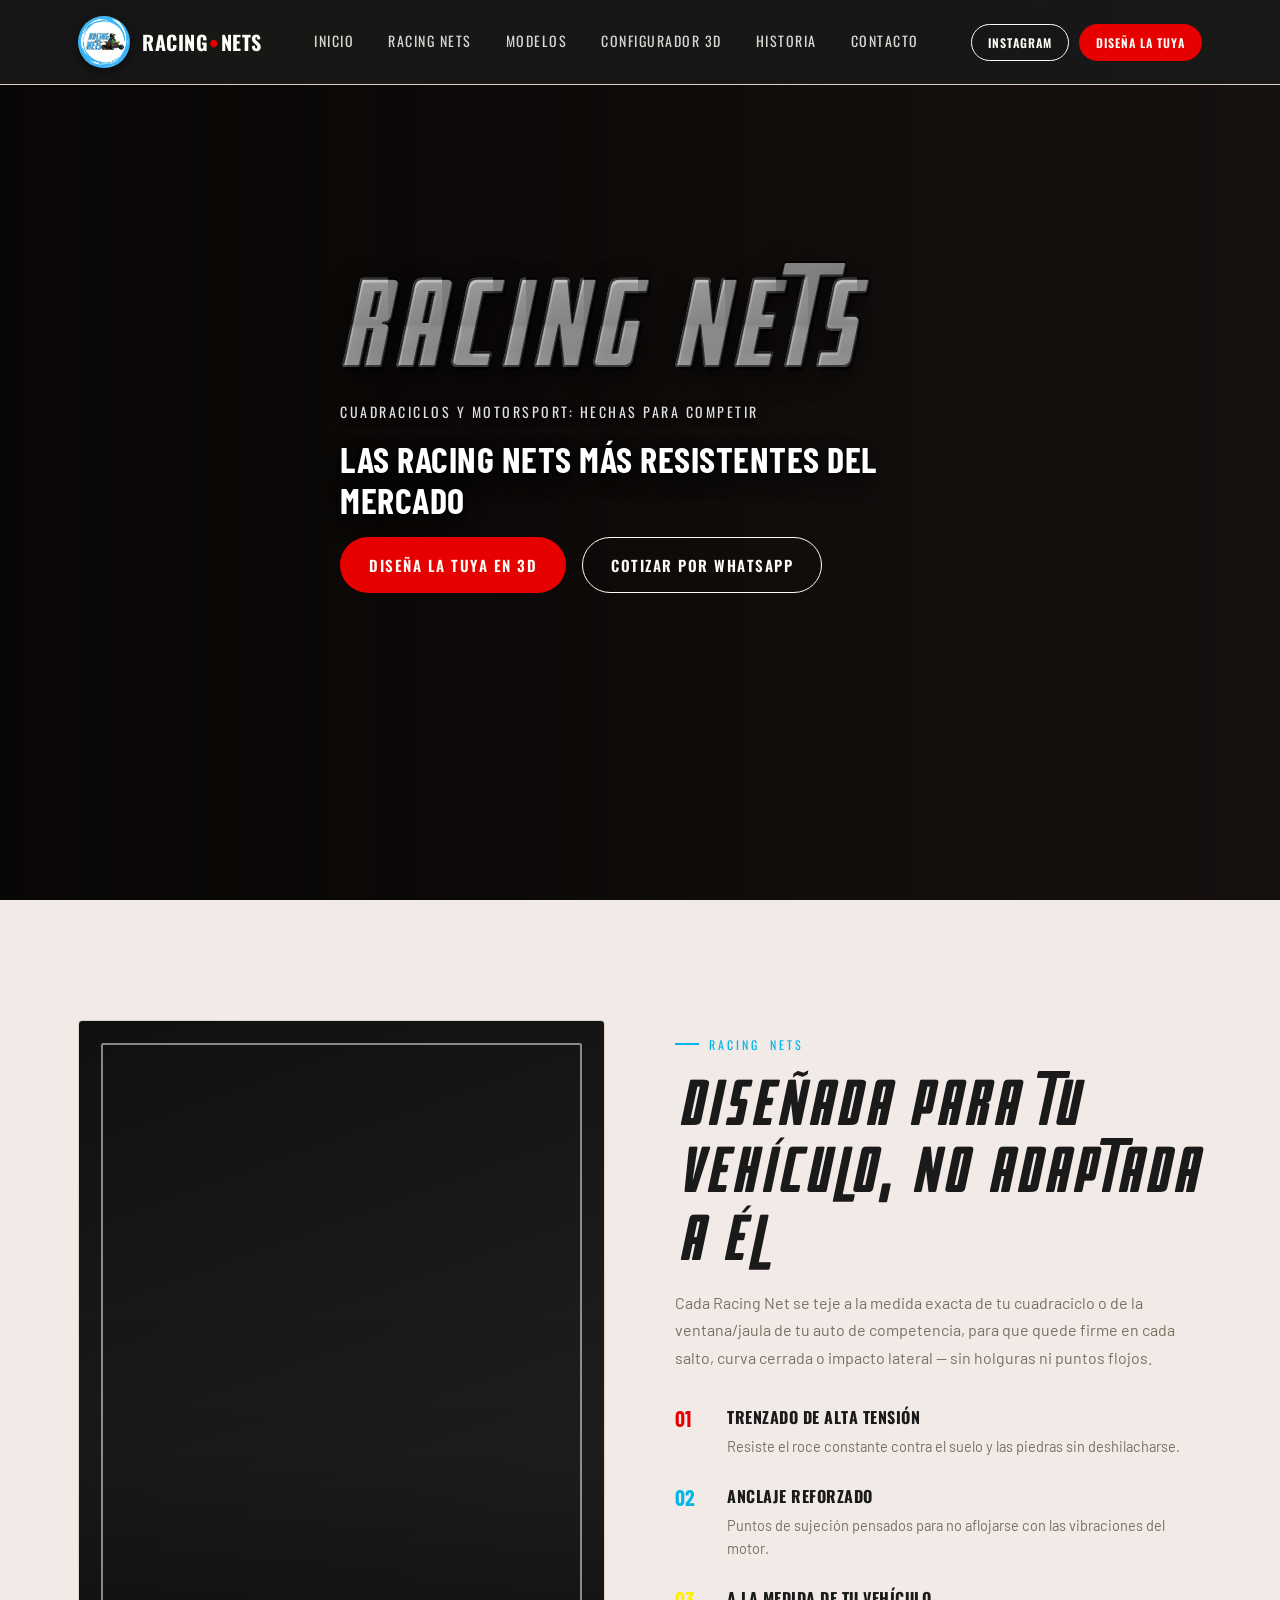
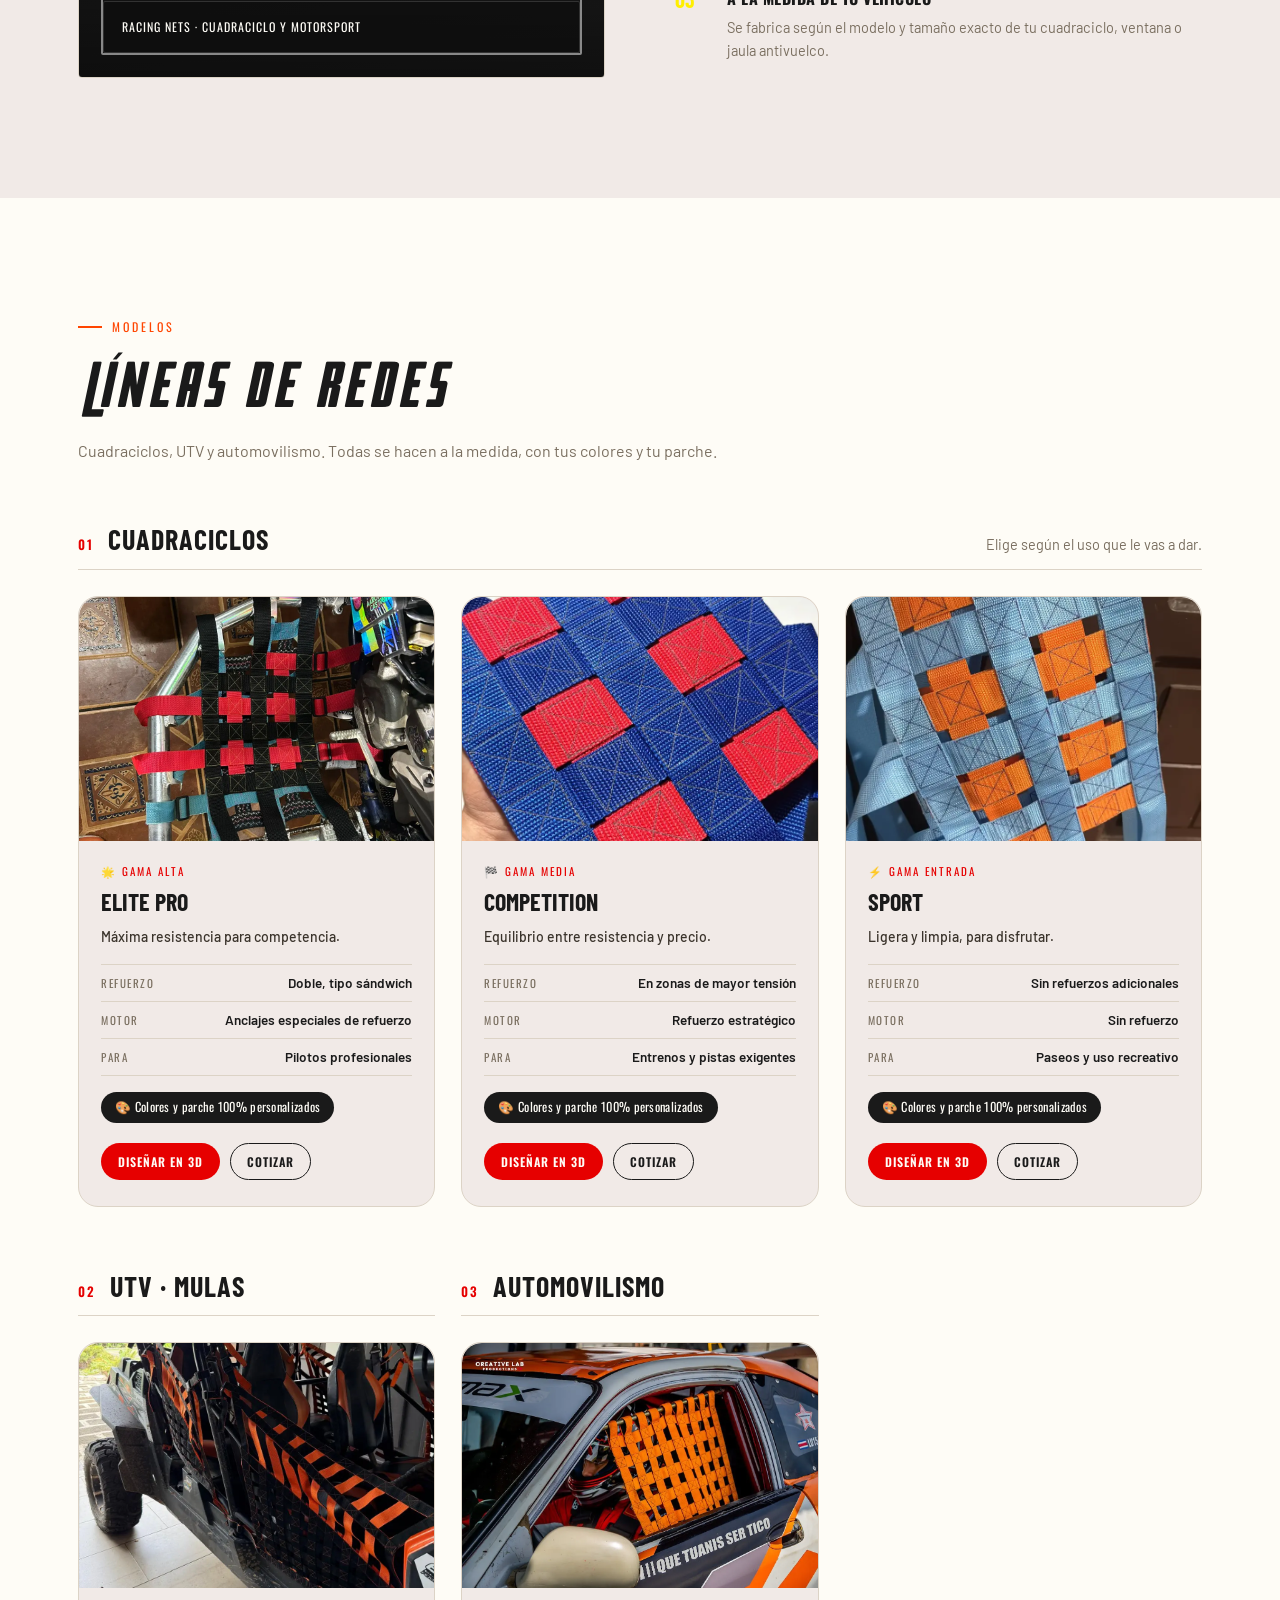
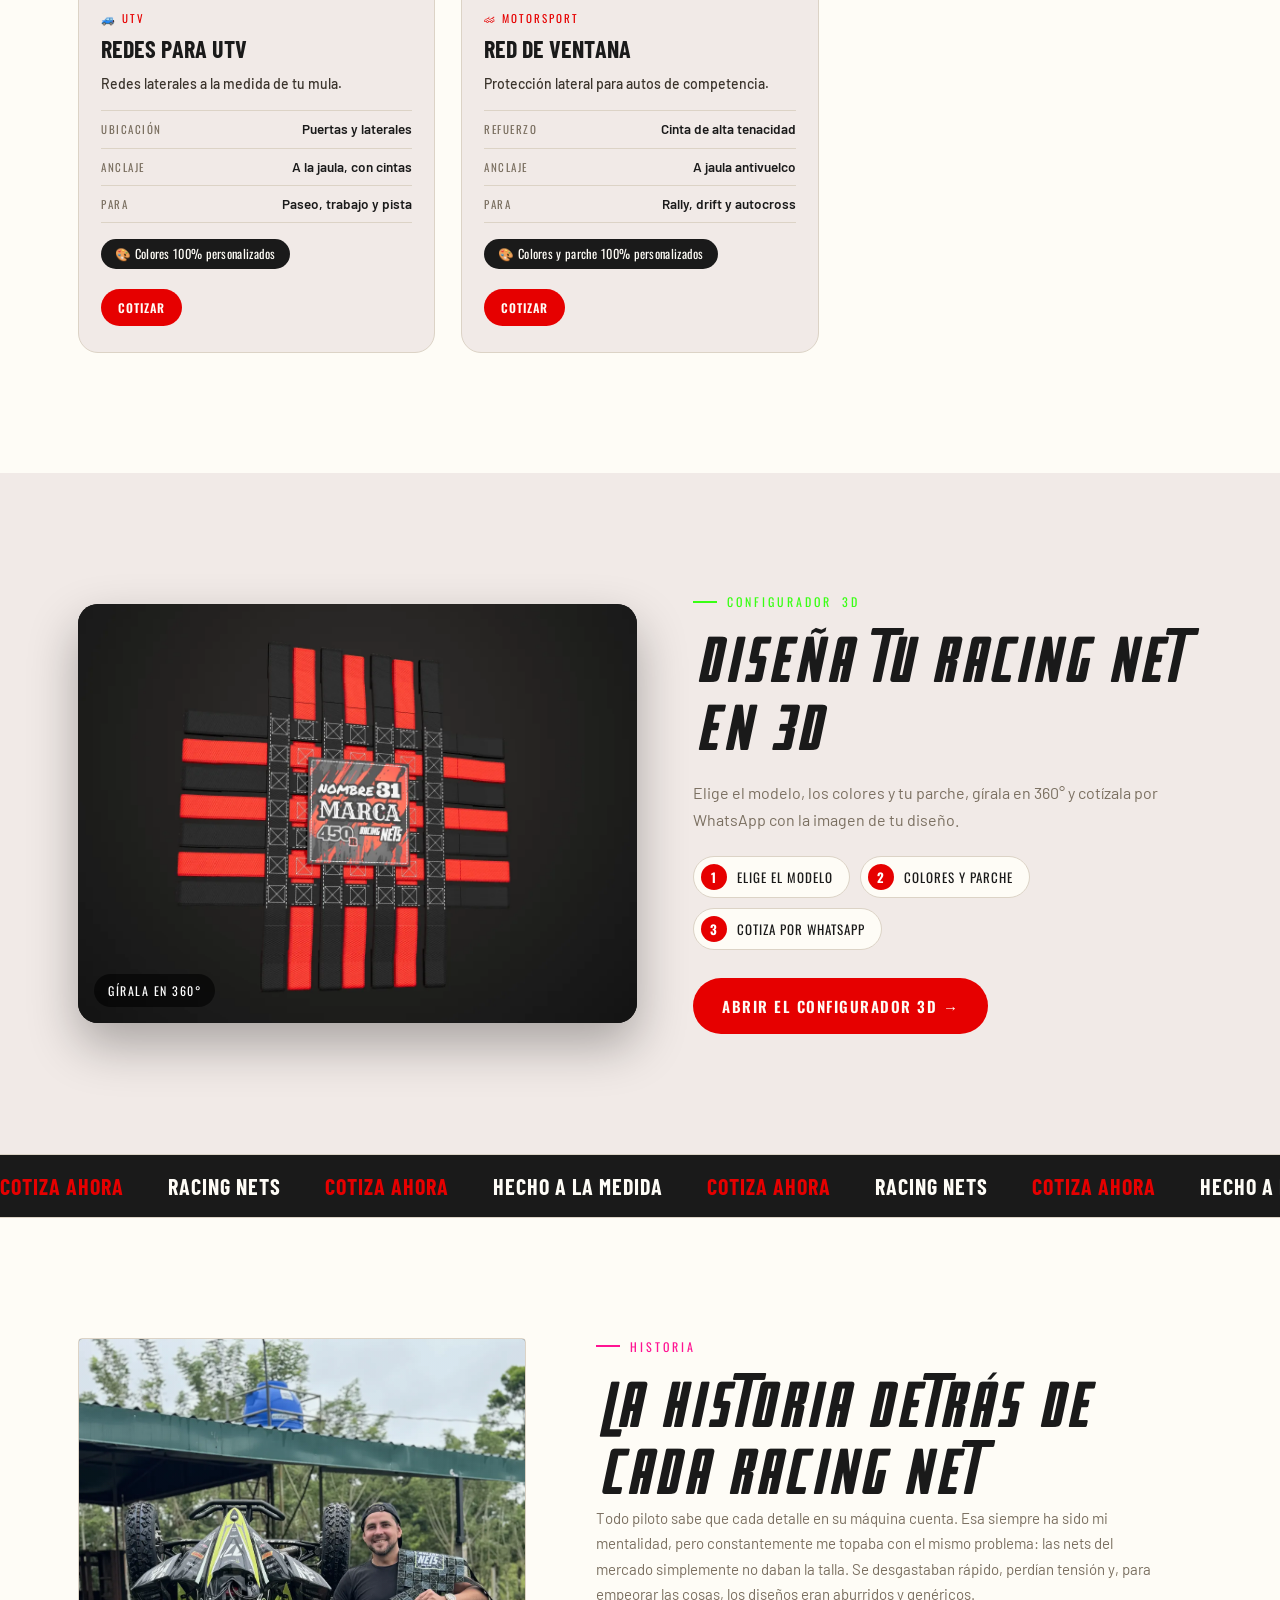
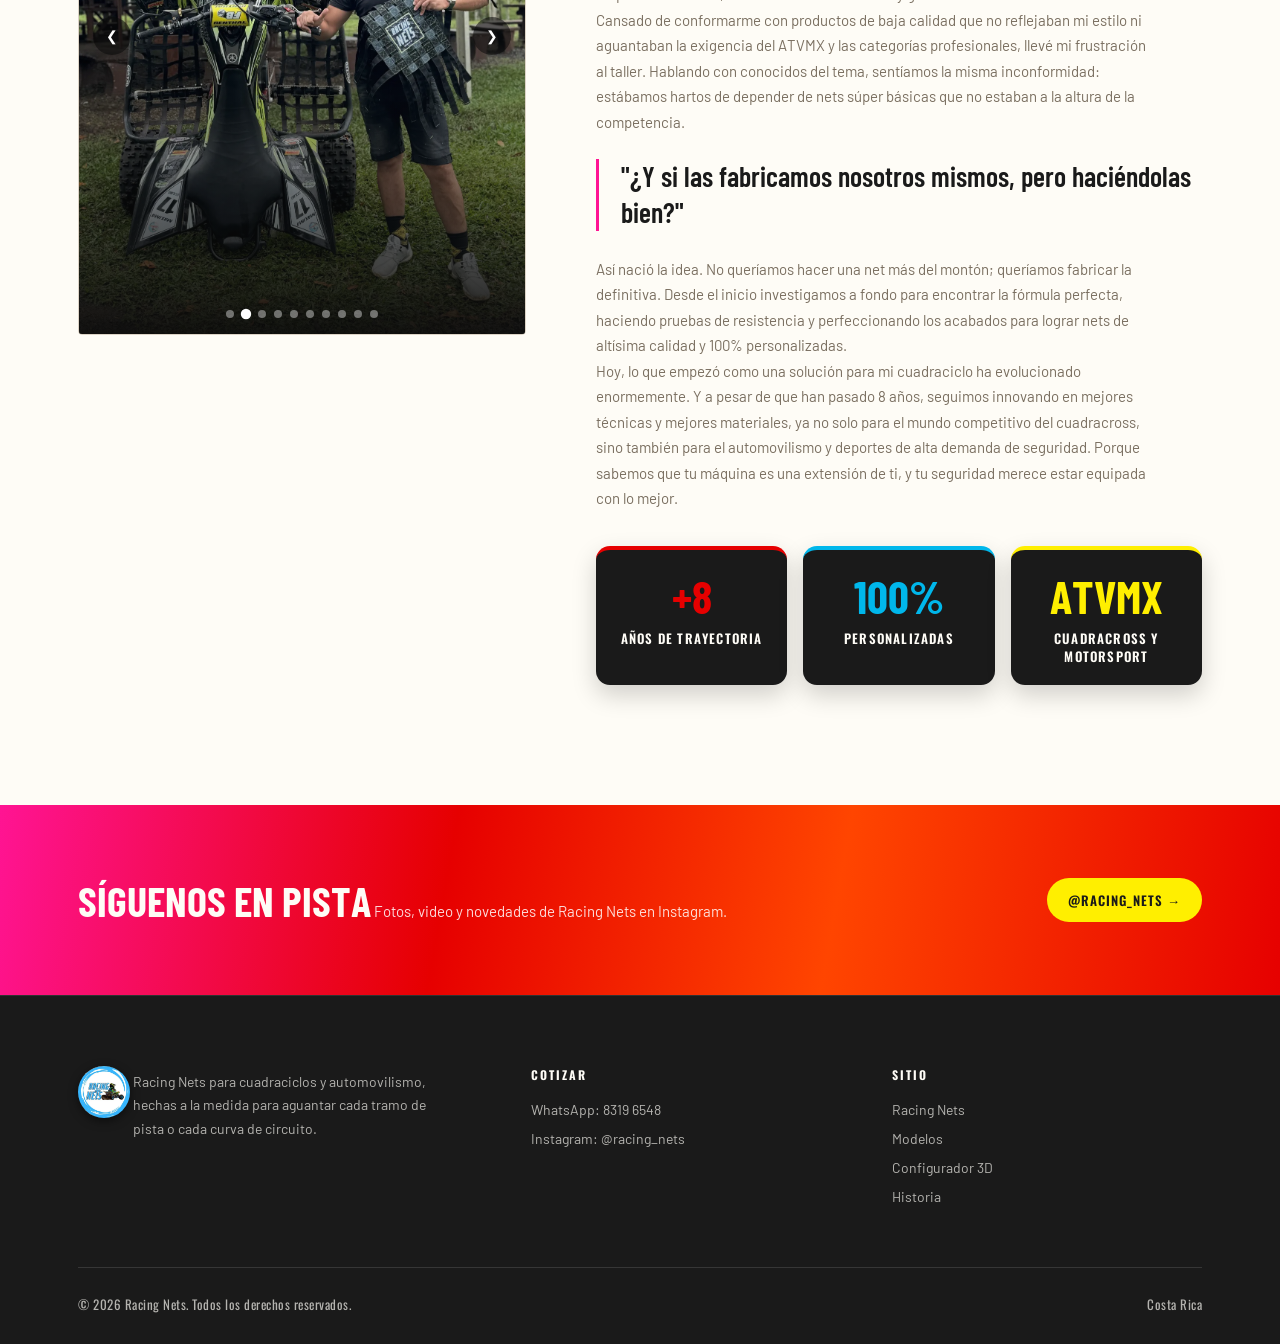
<file: index.html>
<!DOCTYPE html>
<html lang="es">
<head>
<meta charset="UTF-8">
<meta name="viewport" content="width=device-width, initial-scale=1.0">
<script>
  // El configurador ahora vive en su propia página: los links viejos a #configurador siguen funcionando
  (function(){
    function irAlConfigurador(){ if (location.hash === '#configurador') location.replace('configurador.html' + location.search); }
    irAlConfigurador();
    window.addEventListener('hashchange', irAlConfigurador);
  })();
</script>
<title>Racing Nets Costa Rica | Redes para cuadraciclos, UTV y motorsport</title>
<meta name="description" content="Racing Nets: redes a la medida para cuadraciclos, UTV y autos de competencia en Costa Rica. Diseña la tuya en 3D con tus colores y cotiza por WhatsApp.">
<!-- Dirección pública de la página. Al tener dominio propio, cambiarla aquí (canonical, og:url,
     og:image y datos del negocio) y en sitemap.xml -->
<link rel="canonical" href="https://ajuanmejias73-hash.github.io/RACING-NETS-31/">
<!-- Vista previa al compartir el link (WhatsApp, Instagram, Facebook) -->
<meta property="og:type" content="website">
<meta property="og:site_name" content="Racing Nets">
<meta property="og:locale" content="es_CR">
<meta property="og:title" content="Racing Nets | Redes para cuadraciclos, UTV y motorsport">
<meta property="og:description" content="Redes a la medida, con tus colores y tu parche. Diseña la tuya en 3D y cotiza por WhatsApp.">
<meta property="og:url" content="https://ajuanmejias73-hash.github.io/RACING-NETS-31/">
<meta property="og:image" content="https://ajuanmejias73-hash.github.io/RACING-NETS-31/img/compartir.jpg">
<meta property="og:image:width" content="1200">
<meta property="og:image:height" content="630">
<meta name="twitter:card" content="summary_large_image">
<!-- Datos del negocio para Google -->
<script type="application/ld+json">
{
  "@context": "https://schema.org",
  "@graph": [
    {
      "@type": "Organization",
      "name": "Racing Nets",
      "url": "https://ajuanmejias73-hash.github.io/RACING-NETS-31/",
      "logo": "https://ajuanmejias73-hash.github.io/RACING-NETS-31/img/favicon-192.png",
      "image": "https://ajuanmejias73-hash.github.io/RACING-NETS-31/img/compartir.jpg",
      "description": "Redes a la medida para cuadraciclos, UTV y autos de competencia en Costa Rica.",
      "areaServed": "CR",
      "sameAs": ["https://www.instagram.com/racing_nets"],
      "contactPoint": { "@type": "ContactPoint", "telephone": "+506-8319-6548", "contactType": "sales", "availableLanguage": "es" }
    },
    { "@type": "WebSite", "name": "Racing Nets", "url": "https://ajuanmejias73-hash.github.io/RACING-NETS-31/" }
  ]
}
</script>
<link rel="icon" type="image/png" sizes="32x32" href="img/favicon-32.png">
<link rel="icon" type="image/png" sizes="48x48" href="img/favicon-48.png">
<link rel="icon" type="image/png" sizes="192x192" href="img/favicon-192.png">
<link rel="apple-touch-icon" sizes="180x180" href="img/apple-touch-icon.png">
<link rel="preconnect" href="https://fonts.googleapis.com">
<link rel="preconnect" href="https://fonts.gstatic.com" crossorigin>
<link href="https://fonts.googleapis.com/css2?family=Oswald:wght@400;500;600;700&family=Barlow:wght@400;500;600&family=Barlow+Condensed:wght@600;700&family=Permanent+Marker&family=Rye&family=Alfa+Slab+One&family=Ultra&display=swap" rel="stylesheet">
<!-- Al cambiar CSS o JS, subir el número de ?v= para que los navegadores no usen la versión guardada -->
<link rel="stylesheet" href="css/estilos.css?v=10">
</head>
<body>

<header>
  <div class="nav">
    <a class="logo-group" href="index.html">
      <img class="logo" src="img/foto-01.webp" alt="Racing Nets">
      <span class="logo-text">RACING<span class="dot">&bull;</span>NETS</span>
    </a>
    <nav class="nav-links">
      <a href="#inicio">Inicio</a>
      <a href="#producto">Racing Nets</a>
      <a href="#modelos">Modelos</a>
      <a href="configurador.html">Configurador 3D</a>
      <a href="#historia">Historia</a>
      <a href="#contacto">Contacto</a>
    </nav>
    <div class="nav-cta">
      <a class="btn btn-outline btn-sm" href="https://www.instagram.com/racing_nets" target="_blank" rel="noopener">Instagram</a>
      <a class="btn btn-red btn-sm" href="configurador.html">Diseña la tuya</a>
    </div>
  </div>
</header>

<section class="hero" id="inicio">
  <div class="hero-slides">
    <div class="hero-slide" style="background-image:url('img/foto-02.webp')"></div>
    <div class="hero-slide" style="background-image:url('img/foto-03.webp')"></div>
    <div class="hero-slide" style="background-image:url('img/foto-04.webp')"></div>
  </div>
  <div class="hero-overlay"></div>
  <div class="mesh-line"></div>
  <div class="hero-stripe"></div>
  <svg class="mud-splatter tl" viewBox="0 0 140 140" fill="none"><g fill="#1a130d" opacity="0.85">
    <ellipse cx="30" cy="28" rx="22" ry="16" transform="rotate(-18 30 28)"/>
    <circle cx="62" cy="14" r="7"/><circle cx="8" cy="52" r="5"/>
    <ellipse cx="48" cy="46" rx="10" ry="7" transform="rotate(20 48 46)"/>
    <circle cx="78" cy="30" r="4"/><circle cx="20" cy="8" r="4"/>
  </g></svg>
  <svg class="mud-splatter tr" viewBox="0 0 170 150" fill="none"><g fill="#1a130d" opacity="0.85">
    <ellipse cx="130" cy="30" rx="26" ry="18" transform="rotate(16 130 30)"/>
    <circle cx="95" cy="14" r="6"/><circle cx="155" cy="60" r="5"/>
    <ellipse cx="112" cy="50" rx="11" ry="8" transform="rotate(-15 112 50)"/>
    <circle cx="75" cy="30" r="4"/><circle cx="150" cy="10" r="4"/>
  </g></svg>
  <div class="wrap hero-content">
    <div class="hero-plate-wrap">
      <h1 class="letter-fx chrome-text hero-plate">Racing Nets</h1>
    </div>
    <div class="hero-bottom">
      <div class="hero-kicker">Cuadraciclos y motorsport: hechas para competir</div>
      <div class="hero-subtitle">Las Racing Nets más resistentes del mercado</div>
      <div class="hero-ctas">
        <a class="btn btn-red btn-xl" href="configurador.html">Diseña la tuya en 3D</a>
        <a class="btn btn-outline btn-on-dark btn-xl" href="https://wa.me/50683196548?text=Hola%2C%20quiero%20cotizar%20unas%20Racing%20Nets" target="_blank" rel="noopener">Cotizar por WhatsApp</a>
      </div>
    </div>
  </div>
</section>

<section class="about" id="producto">
  <div class="wrap about-grid">
    <div class="net-visual">
      <div class="photo-stage">
      <div class="photo-slide" style="background-image:url('img/foto-05.webp'); animation-delay:0s;"></div>
      <div class="photo-slide" style="background-image:url('img/foto-06.webp'); animation-delay:4s;"></div>
      <div class="photo-slide" style="background-image:url('img/foto-07.webp'); animation-delay:8s;"></div>
      <div class="photo-slide" style="background-image:url('img/foto-08.webp'); animation-delay:12s;"></div>
      <div class="photo-scrim"></div>
      <div class="frame"></div>
      </div>
      <div class="badge">Racing Nets · Cuadraciclo y Motorsport</div>
    </div>
    <div>
      <div class="section-head" style="margin-bottom:0;">
        <div class="tag cyan">Racing Nets</div>
        <h2 class="letter-fx">Diseñada para tu vehículo, no adaptada a él</h2>
        <p>Cada Racing Net se teje a la medida exacta de tu cuadraciclo o de la ventana/jaula de tu auto de competencia, para que quede firme en cada salto, curva cerrada o impacto lateral — sin holguras ni puntos flojos.</p>
      </div>
      <div class="feature-list">
        <div class="feature">
          <div class="num">01</div>
          <div><h4>Trenzado de alta tensión</h4><p>Resiste el roce constante contra el suelo y las piedras sin deshilacharse.</p></div>
        </div>
        <div class="feature">
          <div class="num">02</div>
          <div><h4>Anclaje reforzado</h4><p>Puntos de sujeción pensados para no aflojarse con las vibraciones del motor.</p></div>
        </div>
        <div class="feature">
          <div class="num">03</div>
          <div><h4>A la medida de tu vehículo</h4><p>Se fabrica según el modelo y tamaño exacto de tu cuadraciclo, ventana o jaula antivuelco.</p></div>
        </div>
      </div>
    </div>
  </div>
</section>

<section class="models" id="modelos">
  <div class="wrap">
    <div class="section-head">
      <div class="tag orange">Modelos</div>
      <h2 class="letter-fx">Líneas de Redes</h2>
      <p>Cuadraciclos, UTV y automovilismo. Todas se hacen a la medida, con tus colores y tu parche.</p>
    </div>

    <div class="model-cat">
      <div class="model-cat-head">
        <span class="model-cat-num">01</span>
        <h3>Cuadraciclos</h3>
        <p>Elige según el uso que le vas a dar.</p>
      </div>
      <div class="model-grid">
        <div class="model-card">
          <div class="model-thumb" style="background-image:url('img/foto-09.webp')"></div>
          <div class="model-body">
            <div class="kicker">🌟 Gama Alta</div>
            <h3>Elite Pro</h3>
            <p class="model-tagline">Máxima resistencia para competencia.</p>
            <ul class="model-specs">
              <li><span>Refuerzo</span><b>Doble, tipo sándwich</b></li>
              <li><span>Motor</span><b>Anclajes especiales de refuerzo</b></li>
              <li><span>Para</span><b>Pilotos profesionales</b></li>
            </ul>
            <div class="model-custom">🎨 Colores y parche 100% personalizados</div>
            <div class="model-actions">
              <a class="btn btn-red btn-sm" href="configurador.html?modelo=elite-pro">Diseñar en 3D</a>
              <a class="btn btn-outline btn-sm" href="https://wa.me/50683196548?text=Hola%2C%20quiero%20cotizar%20la%20Racing%20Net%20Elite%20Pro" target="_blank" rel="noopener">Cotizar</a>
            </div>
          </div>
        </div>
        <div class="model-card">
          <div class="model-thumb" style="background-image:url('img/foto-10.webp')"></div>
          <div class="model-body">
            <div class="kicker">🏁 Gama Media</div>
            <h3>Competition</h3>
            <p class="model-tagline">Equilibrio entre resistencia y precio.</p>
            <ul class="model-specs">
              <li><span>Refuerzo</span><b>En zonas de mayor tensión</b></li>
              <li><span>Motor</span><b>Refuerzo estratégico</b></li>
              <li><span>Para</span><b>Entrenos y pistas exigentes</b></li>
            </ul>
            <div class="model-custom">🎨 Colores y parche 100% personalizados</div>
            <div class="model-actions">
              <a class="btn btn-red btn-sm" href="configurador.html?modelo=competition">Diseñar en 3D</a>
              <a class="btn btn-outline btn-sm" href="https://wa.me/50683196548?text=Hola%2C%20quiero%20cotizar%20la%20Racing%20Net%20Competition" target="_blank" rel="noopener">Cotizar</a>
            </div>
          </div>
        </div>
        <div class="model-card">
          <div class="model-thumb" style="background-image:url('img/foto-11.webp')"></div>
          <div class="model-body">
            <div class="kicker">⚡ Gama Entrada</div>
            <h3>Sport</h3>
            <p class="model-tagline">Ligera y limpia, para disfrutar.</p>
            <ul class="model-specs">
              <li><span>Refuerzo</span><b>Sin refuerzos adicionales</b></li>
              <li><span>Motor</span><b>Sin refuerzo</b></li>
              <li><span>Para</span><b>Paseos y uso recreativo</b></li>
            </ul>
            <div class="model-custom">🎨 Colores y parche 100% personalizados</div>
            <div class="model-actions">
              <a class="btn btn-red btn-sm" href="configurador.html?modelo=sport">Diseñar en 3D</a>
              <a class="btn btn-outline btn-sm" href="https://wa.me/50683196548?text=Hola%2C%20quiero%20cotizar%20la%20Racing%20Net%20Sport" target="_blank" rel="noopener">Cotizar</a>
            </div>
          </div>
        </div>
      </div>
    </div>

    <div class="model-cat-duo">
      <div class="model-cat">
        <div class="model-cat-head">
          <span class="model-cat-num">02</span>
          <h3>UTV · Mulas</h3>
        </div>
        <div class="model-card">
          <div class="model-thumb" style="background-image:url('img/foto-18.webp'); background-position:center 70%;"></div>
          <div class="model-body">
            <div class="kicker">🚙 UTV</div>
            <h3>Redes para UTV</h3>
            <p class="model-tagline">Redes laterales a la medida de tu mula.</p>
            <ul class="model-specs">
              <li><span>Ubicación</span><b>Puertas y laterales</b></li>
              <li><span>Anclaje</span><b>A la jaula, con cintas</b></li>
              <li><span>Para</span><b>Paseo, trabajo y pista</b></li>
            </ul>
            <div class="model-custom">🎨 Colores 100% personalizados</div>
            <a class="btn btn-red btn-sm" href="https://wa.me/50683196548?text=Hola%2C%20quiero%20cotizar%20redes%20para%20mi%20UTV" target="_blank" rel="noopener">Cotizar</a>
          </div>
        </div>
      </div>
      <div class="model-cat">
        <div class="model-cat-head">
          <span class="model-cat-num">03</span>
          <h3>Automovilismo</h3>
        </div>
        <div class="model-card">
          <div class="model-thumb" style="background-image:url('img/foto-07.webp')"></div>
          <div class="model-body">
            <div class="kicker">🏎️ Motorsport</div>
            <h3>Red de Ventana</h3>
            <p class="model-tagline">Protección lateral para autos de competencia.</p>
            <ul class="model-specs">
              <li><span>Refuerzo</span><b>Cinta de alta tenacidad</b></li>
              <li><span>Anclaje</span><b>A jaula antivuelco</b></li>
              <li><span>Para</span><b>Rally, drift y autocross</b></li>
            </ul>
            <div class="model-custom">🎨 Colores y parche 100% personalizados</div>
            <a class="btn btn-red btn-sm" href="https://wa.me/50683196548?text=Hola%2C%20quiero%20cotizar%20una%20Red%20de%20Ventana%20para%20mi%20auto%20de%20competencia" target="_blank" rel="noopener">Cotizar</a>
          </div>
        </div>
      </div>
    </div>
  </div>
</section>

<!-- El configurador 3D vive en configurador.html; aquí solo la invitación (sin cargar el 3D) -->
<section class="cfg-invite" id="disena">
  <div class="wrap cfg-invite-grid">
    <a class="cfg-invite-media" href="configurador.html" aria-label="Abrir el configurador 3D">
      <img src="img/configurador-vista.webp" width="1200" height="900" alt="Vista del configurador 3D de Racing Nets">
      <span class="cfg-invite-badge">Gírala en 360°</span>
    </a>
    <div class="cfg-invite-copy">
      <div class="tag green">Configurador 3D</div>
      <h2 class="letter-fx">Diseña tu Racing Net en 3D</h2>
      <p>Elige el modelo, los colores y tu parche, gírala en 360° y cotízala por WhatsApp con la imagen de tu diseño.</p>
      <ol class="cfg-invite-steps">
        <li><b>1</b>Elige el modelo</li>
        <li><b>2</b>Colores y parche</li>
        <li><b>3</b>Cotiza por WhatsApp</li>
      </ol>
      <a class="btn btn-red btn-xl" href="configurador.html">Abrir el configurador 3D →</a>
    </div>
  </div>
</section>


<div class="marquee">
  <div class="marquee-track">
    <span><b>Cotiza ahora</b>Racing Nets<b>Cotiza ahora</b>Hecho a la medida<b>Cotiza ahora</b>Racing Nets<b>Cotiza ahora</b>Hecho a la medida</span>
    <span><b>Cotiza ahora</b>Racing Nets<b>Cotiza ahora</b>Hecho a la medida<b>Cotiza ahora</b>Racing Nets<b>Cotiza ahora</b>Hecho a la medida</span>
  </div>
</div>

<section class="athlete" id="historia">
  <div class="wrap athlete-grid">
    <div class="athlete-card history-carousel" id="historiaCarousel">
      <div class="hc-track">
        <div class="hc-slide active" style="background-image:url('img/foto-12.webp')"></div>
        <div class="hc-slide" style="background-image:url('img/foto-13.webp')"></div>
        <div class="hc-slide" style="background-image:url('img/foto-14.webp')"></div>
        <div class="hc-slide" style="background-image:url('img/foto-15.webp')"></div>
        <div class="hc-slide" style="background-image:url('img/foto-16.webp')"></div>
        <div class="hc-slide" style="background-image:url('img/foto-17.webp')"></div>
        <div class="hc-slide" style="background-image:url('img/foto-05.webp')"></div>
        <div class="hc-slide" style="background-image:url('img/foto-06.webp')"></div>
        <div class="hc-slide" style="background-image:url('img/foto-07.webp')"></div>
        <div class="hc-slide" style="background-image:url('img/foto-08.webp')"></div>
      </div>
      <button class="hc-arrow hc-prev" onclick="hcNav(-1)" aria-label="Foto anterior">&#10094;</button>
      <button class="hc-arrow hc-next" onclick="hcNav(1)" aria-label="Foto siguiente">&#10095;</button>
      <div class="hc-dots">
        <button class="hc-dot active" onclick="hcGoTo(0)" aria-label="Foto 1"></button>
        <button class="hc-dot" onclick="hcGoTo(1)" aria-label="Foto 2"></button>
        <button class="hc-dot" onclick="hcGoTo(2)" aria-label="Foto 3"></button>
        <button class="hc-dot" onclick="hcGoTo(3)" aria-label="Foto 4"></button>
        <button class="hc-dot" onclick="hcGoTo(4)" aria-label="Foto 5"></button>
        <button class="hc-dot" onclick="hcGoTo(5)" aria-label="Foto 6"></button>
        <button class="hc-dot" onclick="hcGoTo(6)" aria-label="Foto 7"></button>
        <button class="hc-dot" onclick="hcGoTo(7)" aria-label="Foto 8"></button>
        <button class="hc-dot" onclick="hcGoTo(8)" aria-label="Foto 9"></button>
        <button class="hc-dot" onclick="hcGoTo(9)" aria-label="Foto 10"></button>
      </div>
    </div>
    <div class="athlete-copy">
      <div class="tag pink">Historia</div>
      <h2 class="letter-fx">La historia detrás de cada Racing Net</h2>
      <p class="desc" style="max-width:560px;">Todo piloto sabe que cada detalle en su máquina cuenta. Esa siempre ha sido mi mentalidad, pero constantemente me topaba con el mismo problema: las nets del mercado simplemente no daban la talla. Se desgastaban rápido, perdían tensión y, para empeorar las cosas, los diseños eran aburridos y genéricos.</p>
      <p class="desc" style="max-width:560px;">Cansado de conformarme con productos de baja calidad que no reflejaban mi estilo ni aguantaban la exigencia del ATVMX y las categorías profesionales, llevé mi frustración al taller. Hablando con conocidos del tema, sentíamos la misma inconformidad: estábamos hartos de depender de nets súper básicas que no estaban a la altura de la competencia.</p>
      <blockquote class="quote">"¿Y si las fabricamos nosotros mismos, pero haciéndolas bien?"</blockquote>
      <p class="desc" style="max-width:560px;">Así nació la idea. No queríamos hacer una net más del montón; queríamos fabricar la definitiva. Desde el inicio investigamos a fondo para encontrar la fórmula perfecta, haciendo pruebas de resistencia y perfeccionando los acabados para lograr nets de altísima calidad y 100% personalizadas.</p>
      <p class="desc" style="max-width:560px;">Hoy, lo que empezó como una solución para mi cuadraciclo ha evolucionado enormemente. Y a pesar de que han pasado 8 años, seguimos innovando en mejores técnicas y mejores materiales, ya no solo para el mundo competitivo del cuadracross, sino también para el automovilismo y deportes de alta demanda de seguridad. Porque sabemos que tu máquina es una extensión de ti, y tu seguridad merece estar equipada con lo mejor.</p>
      <div class="athlete-facts">
        <div><b>+8</b><span>Años de trayectoria</span></div>
        <div><b>100%</b><span>Personalizadas</span></div>
        <div><b>ATVMX</b><span>Cuadracross y motorsport</span></div>
      </div>
    </div>
  </div>
</section>

<section class="ig-strip">
  <div class="wrap ig-inner">
    <div>
      <h3>Síguenos en pista</h3>
      <p>Fotos, video y novedades de Racing Nets en Instagram.</p>
    </div>
    <a class="btn btn-yellow" href="https://www.instagram.com/racing_nets" target="_blank" rel="noopener">@racing_nets →</a>
  </div>
</section>

<footer id="contacto">
  <div class="wrap">
    <div class="footer-grid">
      <div class="footer-brand">
        <img class="logo" src="img/foto-01.webp" alt="Racing Nets">
        <p>Racing Nets para cuadraciclos y automovilismo, hechas a la medida para aguantar cada tramo de pista o cada curva de circuito.</p>
      </div>
      <div class="footer-col">
        <h5>Cotizar</h5>
        <a href="https://wa.me/50683196548?text=Hola%2C%20quiero%20cotizar%20unas%20Racing%20Nets" target="_blank" rel="noopener">WhatsApp: 8319 6548</a>
        <a href="https://www.instagram.com/racing_nets" target="_blank" rel="noopener">Instagram: @racing_nets</a>
      </div>
      <div class="footer-col">
        <h5>Sitio</h5>
        <a href="#producto">Racing Nets</a>
        <a href="#modelos">Modelos</a>
        <a href="configurador.html">Configurador 3D</a>
        <a href="#historia">Historia</a>
      </div>
    </div>
    <div class="footer-bottom">
      <span>© 2026 Racing Nets. Todos los derechos reservados.</span>
      <span>Costa Rica</span>
    </div>
  </div>
</footer>

<script src="js/sitio.js?v=10"></script>

</body>
</html>
</file>
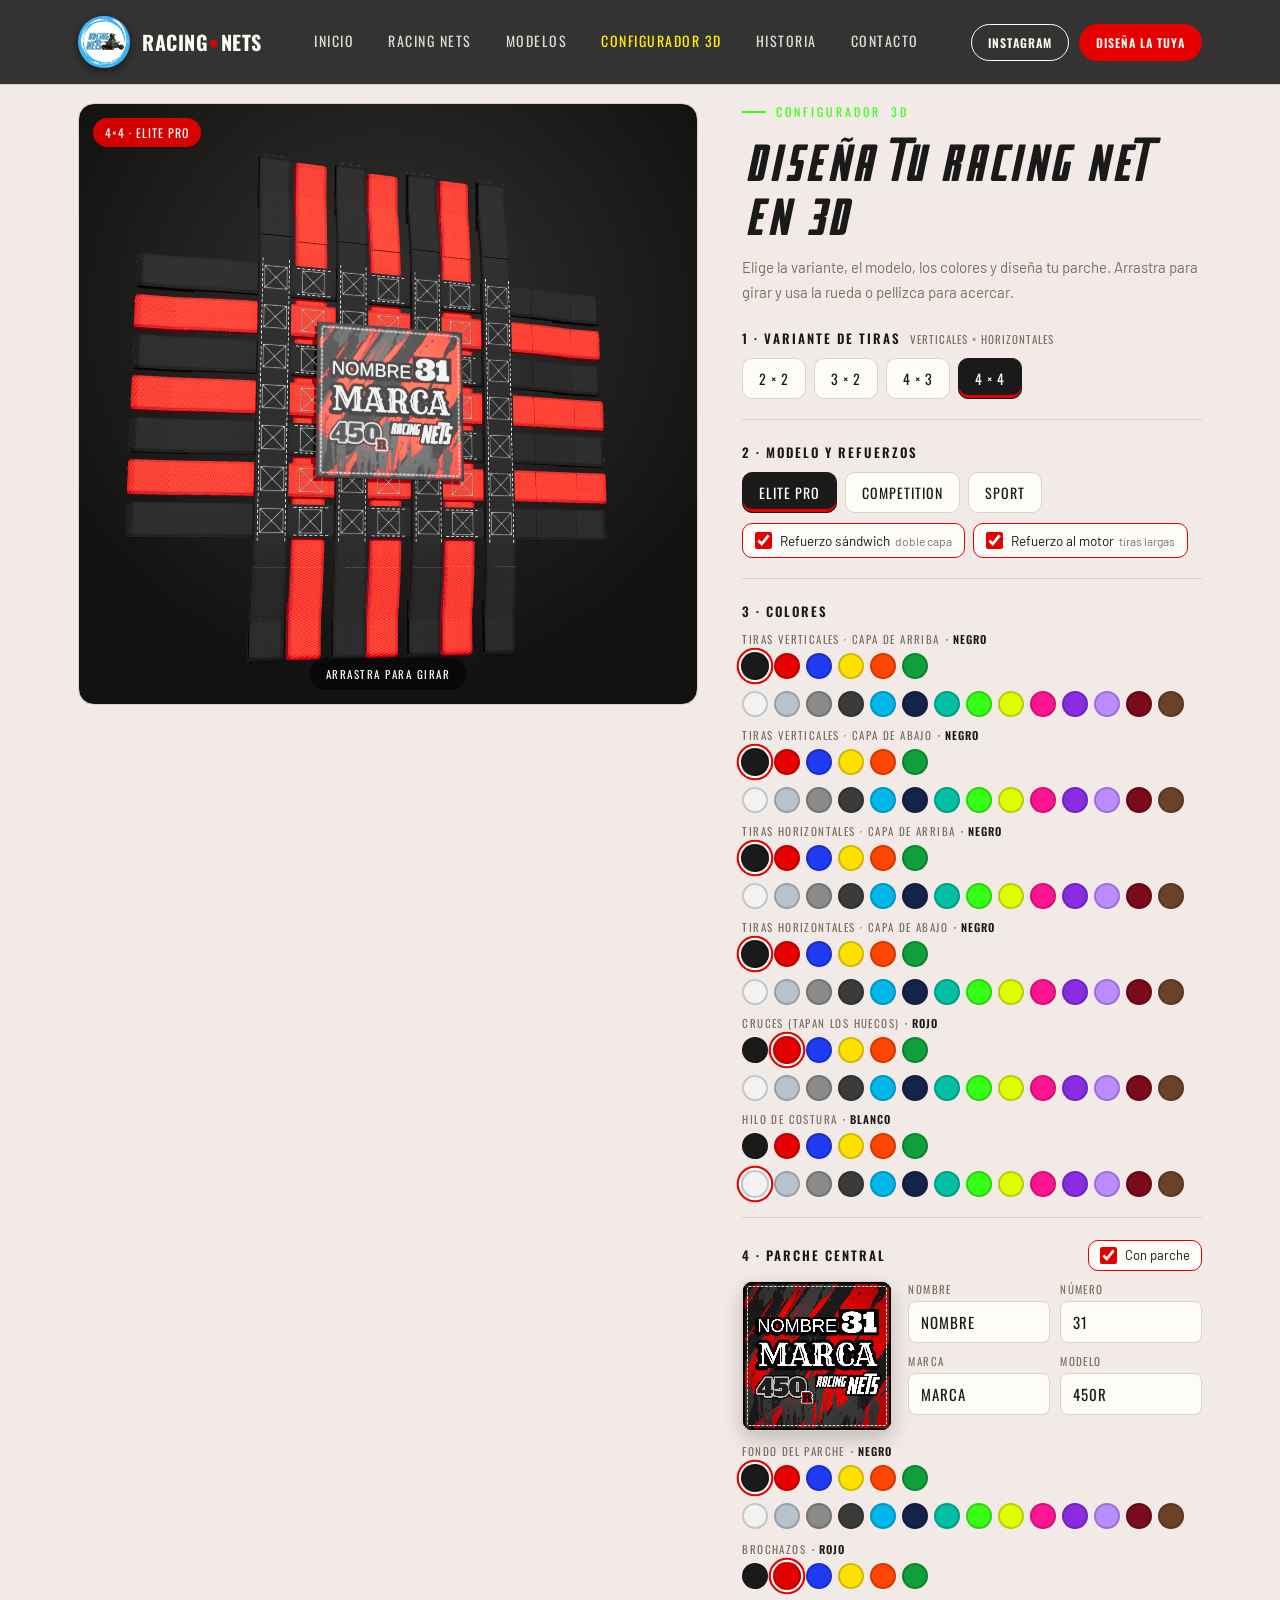
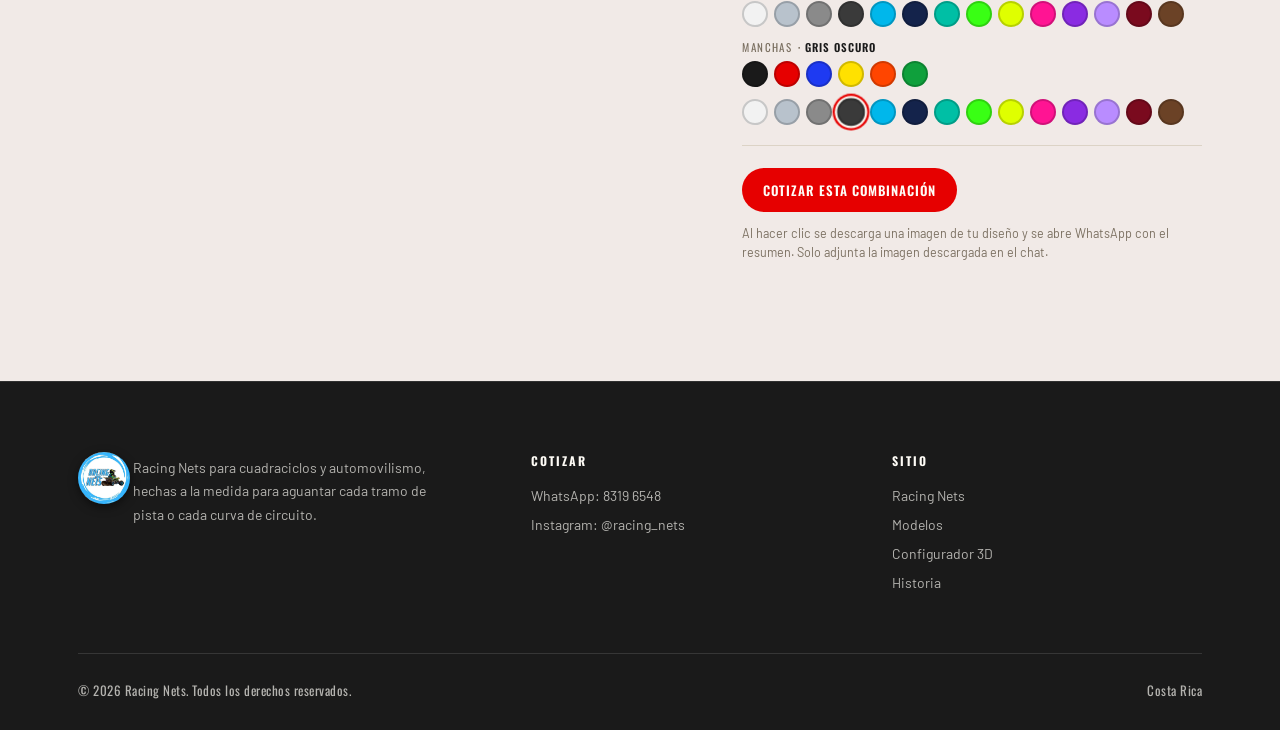
<file: configurador.html>
<!DOCTYPE html>
<html lang="es">
<head>
<meta charset="UTF-8">
<meta name="viewport" content="width=device-width, initial-scale=1.0">
<title>Configurador 3D | Diseña tu Racing Net</title>
<meta name="description" content="Diseña tu Racing Net en 3D: elige modelo, colores y parche, gírala en 360° y cotízala por WhatsApp con la imagen de tu diseño.">
<!-- Dirección pública de la página. Al tener dominio propio, cambiarla aquí (canonical, og:url,
     og:image) y en sitemap.xml -->
<link rel="canonical" href="https://ajuanmejias73-hash.github.io/RACING-NETS-31/configurador.html">
<!-- Vista previa al compartir el link (WhatsApp, Instagram, Facebook) -->
<meta property="og:type" content="website">
<meta property="og:site_name" content="Racing Nets">
<meta property="og:locale" content="es_CR">
<meta property="og:title" content="Diseña tu Racing Net en 3D">
<meta property="og:description" content="Elige modelo, colores y parche, gírala en 360° y cotízala por WhatsApp.">
<meta property="og:url" content="https://ajuanmejias73-hash.github.io/RACING-NETS-31/configurador.html">
<meta property="og:image" content="https://ajuanmejias73-hash.github.io/RACING-NETS-31/img/compartir.jpg">
<meta property="og:image:width" content="1200">
<meta property="og:image:height" content="630">
<meta name="twitter:card" content="summary_large_image">
<link rel="icon" type="image/png" sizes="32x32" href="img/favicon-32.png">
<link rel="icon" type="image/png" sizes="48x48" href="img/favicon-48.png">
<link rel="icon" type="image/png" sizes="192x192" href="img/favicon-192.png">
<link rel="apple-touch-icon" sizes="180x180" href="img/apple-touch-icon.png">
<link rel="preconnect" href="https://fonts.googleapis.com">
<link rel="preconnect" href="https://fonts.gstatic.com" crossorigin>
<link href="https://fonts.googleapis.com/css2?family=Oswald:wght@400;500;600;700&family=Barlow:wght@400;500;600&family=Barlow+Condensed:wght@600;700&family=Permanent+Marker&family=Rye&family=Alfa+Slab+One&family=Ultra&display=swap" rel="stylesheet">
<!-- Al cambiar CSS o JS, subir el número de ?v= para que los navegadores no usen la versión guardada -->
<link rel="stylesheet" href="css/estilos.css?v=10">
</head>
<body class="page-config">

<header>
  <div class="nav">
    <a class="logo-group" href="index.html">
      <img class="logo" src="img/foto-01.webp" alt="Racing Nets">
      <span class="logo-text">RACING<span class="dot">&bull;</span>NETS</span>
    </a>
    <nav class="nav-links">
      <a href="index.html#inicio">Inicio</a>
      <a href="index.html#producto">Racing Nets</a>
      <a href="index.html#modelos">Modelos</a>
      <a href="configurador.html" aria-current="page">Configurador 3D</a>
      <a href="index.html#historia">Historia</a>
      <a href="#contacto">Contacto</a>
    </nav>
    <div class="nav-cta">
      <a class="btn btn-outline btn-sm" href="https://www.instagram.com/racing_nets" target="_blank" rel="noopener">Instagram</a>
      <a class="btn btn-red btn-sm" href="configurador.html">Diseña la tuya</a>
    </div>
  </div>
</header>

<section class="configurator" id="configurador">
  <div class="wrap">
    <div class="cfg-layout">
      <div class="cfg-stage">
        <div class="cfg-canvas-wrap">
          <div id="cfgCanvas"></div>
          <div class="cfg-badge" id="cfgBadge">4×4 · Elite Pro</div>
          <div class="cfg-hint">Arrastra para girar</div>
        </div>
      </div>
      <div class="cfg-controls">
        <!-- El título va en la columna de controles para que el visor arranque pegado al encabezado -->
        <div class="section-head cfg-head">
          <div class="tag green">Configurador 3D</div>
          <h1 class="cfg-title letter-fx">Diseña tu Racing Net en 3D</h1>
          <p>Elige la variante, el modelo, los colores y diseña tu parche. Arrastra para girar y usa la rueda o pellizca para acercar.</p>
        </div>
        <div class="cfg-group">
          <div class="cfg-label">1 · Variante de tiras <span class="cfg-sub">verticales × horizontales</span></div>
          <div class="cfg-seg" id="cfgVariant"></div>
        </div>
        <div class="cfg-group">
          <div class="cfg-label">2 · Modelo y refuerzos</div>
          <div class="cfg-seg" id="cfgModel"></div>
          <div class="cfg-toggles">
            <label class="cfg-toggle"><input type="checkbox" id="cfgSandwich"><span>Refuerzo sándwich <em>doble capa</em></span></label>
            <label class="cfg-toggle"><input type="checkbox" id="cfgMotor"><span>Refuerzo al motor <em>tiras largas</em></span></label>
          </div>
        </div>
        <div class="cfg-group">
          <div class="cfg-label">3 · Colores</div>
          <div class="cfg-color-row"><span class="cfg-mini-label">Tiras verticales<span data-sand-only> · capa de arriba</span></span><div class="cfg-swatches" id="cfgMainSwatches"></div></div>
          <div class="cfg-color-row" data-sand-only><span class="cfg-mini-label">Tiras verticales · capa de abajo</span><div class="cfg-swatches" id="cfgMainBotSwatches"></div></div>
          <div class="cfg-color-row"><span class="cfg-mini-label">Tiras horizontales<span data-sand-only> · capa de arriba</span></span><div class="cfg-swatches" id="cfgAccentSwatches"></div></div>
          <div class="cfg-color-row" data-sand-only><span class="cfg-mini-label">Tiras horizontales · capa de abajo</span><div class="cfg-swatches" id="cfgAccentBotSwatches"></div></div>
          <div class="cfg-color-row"><span class="cfg-mini-label">Cruces (tapan los huecos)</span><div class="cfg-swatches" id="cfgCrossSwatches"></div></div>
          <div class="cfg-color-row"><span class="cfg-mini-label">Hilo de costura</span><div class="cfg-swatches" id="cfgThreadSwatches"></div></div>
        </div>
        <div class="cfg-group">
          <div class="cfg-label-row">
            <div class="cfg-label">4 · Parche central</div>
            <label class="cfg-toggle cfg-toggle-sm"><input type="checkbox" id="cfgPatchOn" checked><span>Con parche</span></label>
          </div>
          <div class="cfg-patch-body" id="cfgPatchBody">
            <div class="cfg-patch">
              <canvas id="cfgPatchPreview" width="440" height="440" aria-label="Vista previa del parche"></canvas>
              <div class="cfg-fields" id="cfgFields">
                <label><span class="cfg-mini-label">Nombre</span><input id="cfgNombre" class="cfg-input" maxlength="12" value="NOMBRE" autocomplete="off"></label>
                <label><span class="cfg-mini-label">Número</span><input id="cfgNumero" class="cfg-input" maxlength="3" value="31" inputmode="numeric" autocomplete="off"></label>
                <label><span class="cfg-mini-label">Marca</span><input id="cfgMarca" class="cfg-input" maxlength="10" value="MARCA" autocomplete="off"></label>
                <label><span class="cfg-mini-label">Modelo</span><input id="cfgModelo" class="cfg-input" maxlength="6" value="450R" autocomplete="off"></label>
              </div>
            </div>
            <div class="cfg-color-row"><span class="cfg-mini-label">Fondo del parche</span><div class="cfg-swatches" id="cfgPatchBaseSwatches"></div></div>
            <div class="cfg-color-row"><span class="cfg-mini-label">Brochazos</span><div class="cfg-swatches" id="cfgPatchBrushSwatches"></div></div>
            <div class="cfg-color-row"><span class="cfg-mini-label">Manchas</span><div class="cfg-swatches" id="cfgPatchDripSwatches"></div></div>
          </div>
        </div>
        <button class="btn btn-red" id="cfgQuoteBtn" type="button">Cotizar esta combinación</button>
        <p class="cfg-note">Al hacer clic se descarga una imagen de tu diseño y se abre WhatsApp con el resumen. Solo adjunta la imagen descargada en el chat.</p>
      </div>
    </div>
  </div>
</section>

<!-- Cotizar en celular: primero se guarda la imagen y después se abre WhatsApp (dos toques),
     para que el aviso de descarga no se pierda al saltar a WhatsApp -->
<div class="cfg-sheet" id="cfgSheet" hidden>
  <div class="cfg-sheet-panel" role="dialog" aria-modal="true" aria-labelledby="cfgSheetTitle">
    <button class="cfg-sheet-close" type="button" id="cfgSheetClose" aria-label="Cerrar">&times;</button>
    <div class="cfg-sheet-title" id="cfgSheetTitle">Tu diseño está listo</div>
    <img class="cfg-sheet-img" id="cfgSheetImg" alt="Imagen de tu diseño">
    <button class="btn btn-red cfg-sheet-step" type="button" id="cfgSheetSave"><span class="cfg-sheet-num">1</span><span class="cfg-sheet-lbl">Guardar imagen</span></button>
    <a class="btn cfg-sheet-step cfg-sheet-wa" id="cfgSheetWa" href="https://wa.me/50683196548" target="_blank" rel="noopener"><span class="cfg-sheet-num">2</span><span class="cfg-sheet-lbl">Abrir WhatsApp</span></a>
    <div class="cfg-sheet-note">Guarda la imagen y después adjúntala en el chat de WhatsApp. En iPhone también puedes mantener presionada la imagen y elegir «Guardar en Fotos».</div>
  </div>
</div>

<footer id="contacto">
  <div class="wrap">
    <div class="footer-grid">
      <div class="footer-brand">
        <img class="logo" src="img/foto-01.webp" alt="Racing Nets">
        <p>Racing Nets para cuadraciclos y automovilismo, hechas a la medida para aguantar cada tramo de pista o cada curva de circuito.</p>
      </div>
      <div class="footer-col">
        <h5>Cotizar</h5>
        <a href="https://wa.me/50683196548?text=Hola%2C%20quiero%20cotizar%20unas%20Racing%20Nets" target="_blank" rel="noopener">WhatsApp: 8319 6548</a>
        <a href="https://www.instagram.com/racing_nets" target="_blank" rel="noopener">Instagram: @racing_nets</a>
      </div>
      <div class="footer-col">
        <h5>Sitio</h5>
        <a href="index.html#producto">Racing Nets</a>
        <a href="index.html#modelos">Modelos</a>
        <a href="configurador.html">Configurador 3D</a>
        <a href="index.html#historia">Historia</a>
      </div>
    </div>
    <div class="footer-bottom">
      <span>© 2026 Racing Nets. Todos los derechos reservados.</span>
      <span>Costa Rica</span>
    </div>
  </div>
</footer>

<!-- El visor 3D (three.js local r128 + configurador) solo se carga en esta página -->
<script src="js/vendor/three.min.js"></script>
<script src="js/configurador.js?v=10"></script>
<script src="js/sitio.js?v=10"></script>

</body>
</html>
</file>
<file: css/estilos.css>
@font-face {
    font-family: 'BPImperial';
    src: url('[data-uri]') format('opentype');
    font-weight: normal;
    font-style: italic;
    font-display: swap;
  }
  :root{
    --header-h: 85px;
    --c-black: #1A1A1A;
    --c-bg: #FEFCF6;
    --c-bg-alt: #F1EAE7;
    --c-panel: #F1EAE7;
    --c-gray-2: #695F4F;
    --c-gray-3: #7A6F60;
    --c-gray-4: #DCD3C6;
    --c-white: #1A1A1A;
    --c-off: #3A332B;
    --c-onDark: #FEFCF6;
    --c-onDark-soft: rgba(254,252,246,0.68);
    --c-red: #E60000;
    --c-red-dim: #a10000;
    --c-yellow: #FFEF00;
    --c-cyan: #00B7EB;
    --c-pink: #FF1493;
    --c-green: #39FF14;
    --c-orange: #FF4500;
    --font-display: 'Barlow Condensed', 'Oswald', sans-serif;
    --font-osw: 'Oswald', sans-serif;
    --font-body: 'Barlow', sans-serif;
  }
  *{box-sizing:border-box; margin:0; padding:0;}
  html{scroll-behavior:smooth;}
  body{
    background: var(--c-bg);
    color: var(--c-off);
    font-family: var(--font-body);
    overflow-x:hidden;
    -webkit-text-size-adjust:100%;
  }
  img, svg, canvas{ max-width:100%; }
  p, li, h1, h2, h3, h4, .hero-subtitle, .hero-kicker{ overflow-wrap:break-word; }
  a{color:inherit; text-decoration:none;}
  img{max-width:100%; display:block;}
  .wrap{max-width:1180px; margin:0 auto; padding:0 28px;}

  /* -------- mesh pattern (signature motif) -------- */
  .mesh-bg{
    position:absolute; inset:0;
    background-image:
      linear-gradient(115deg, transparent 46%, rgba(230,0,0,0.35) 46%, rgba(230,0,0,0.35) 48%, transparent 48%),
      linear-gradient(65deg, transparent 46%, rgba(255,255,255,0.06) 46%, rgba(255,255,255,0.06) 48%, transparent 48%);
    background-size: 34px 34px;
    opacity:0.5;
  }
  .mesh-line{
    position:absolute;
    background: repeating-linear-gradient(115deg, rgba(26,26,26,0.06) 0 1px, transparent 1px 26px),
                repeating-linear-gradient(65deg, rgba(26,26,26,0.06) 0 1px, transparent 1px 26px);
  }

  /* -------- header -------- */
  header{
    position:fixed; top:0; left:0; right:0; z-index:50;
    background:rgba(26,26,26,0.88);
    backdrop-filter: blur(8px);
    border-bottom:1px solid var(--c-gray-4);
  }
  .nav{
    display:flex; align-items:center; justify-content:space-between;
    padding:16px 28px; max-width:1180px; margin:0 auto;
  }
  .logo{
    height:52px; width:52px; border-radius:50%; object-fit:cover;
    box-shadow: 0 3px 10px rgba(0,0,0,0.5);
  }
  .logo-group{display:flex; align-items:center; gap:12px;}
  .logo-text{
    font-family:var(--font-osw); font-weight:700; font-size:20px;
    letter-spacing:0.5px; color:var(--c-onDark); text-transform:uppercase;
  }
  .logo-text .dot{color:var(--c-red); margin:0 1px;}
  .nav-links{display:flex; gap:34px; font-family:var(--font-osw); font-size:14px; letter-spacing:1.5px; text-transform:uppercase;}
  .nav-links a{color:var(--c-onDark); opacity:0.85; transition:opacity .25s, color .25s; position:relative; padding-bottom:4px; display:inline-block;}
  .nav-links a:hover{opacity:1; color:var(--c-yellow);}
  .nav-cta{
    display:flex; gap:10px;
  }
  .btn{
    display:inline-flex; align-items:center; gap:8px;
    font-family:var(--font-osw); font-size:13px; letter-spacing:1px; text-transform:uppercase;
    padding:11px 20px; border-radius:999px; font-weight:600; border:1px solid transparent;
    transition: transform .25s cubic-bezier(.2,.8,.2,1), background .2s, border-color .2s, color .2s, box-shadow .25s;
    cursor:pointer;
  }
  .btn:hover{transform:translateY(-2px) scale(1.03); box-shadow:0 10px 24px rgba(0,0,0,0.35);}
  .btn-red{background:var(--c-red); color:var(--c-onDark);}
  .btn-red:hover{background:#ff1a1a;}
  .btn-outline{border-color:var(--c-white); color:var(--c-white);}
  .nav-cta .btn-outline{border-color:var(--c-onDark); color:var(--c-onDark);}
  .btn-outline:hover{border-color:var(--c-yellow); color:var(--c-yellow);}
  .btn-yellow{background:var(--c-yellow); color:var(--c-black);}
  .btn-yellow:hover{background:#fff65c;}
  .btn-sm{padding:9px 16px; font-size:12px;}

  /* -------- hero -------- */
  .hero{
    position:relative;
    min-height:100vh;
    display:flex; align-items:center;
    padding-top:90px;
    background:#161210;
    overflow:hidden;
  }
  .hero-slides{position:absolute; inset:0; z-index:0; overflow:hidden;}
  .hero-slide{
    position:absolute; inset:0; background-size:cover; background-position:center 28%;
    opacity:0; animation: heroSlide 18s infinite;
  }
  .hero-slide:nth-child(1){animation-delay:0s;}
  .hero-slide:nth-child(2){animation-delay:6s;}
  .hero-slide:nth-child(3){animation-delay:12s;}
  @keyframes heroSlide{
    0%{opacity:0; transform:scale(1.04);}
    4%{opacity:1; transform:scale(1.04);}
    30%{opacity:1; transform:scale(1);}
    36%{opacity:0; transform:scale(1);}
    100%{opacity:0;}
  }
  .hero-overlay{
    position:absolute; inset:0; z-index:1;
    background:linear-gradient(90deg, rgba(8,6,5,0.92) 0%, rgba(8,6,5,0.68) 42%, rgba(8,6,5,0.3) 68%, rgba(8,6,5,0.08) 100%);
  }
  @media (prefers-reduced-motion: reduce){ .hero-slide{ animation:none; opacity:1; } .hero-slide:not(:first-child){display:none;} }
  .hero .mesh-line{ display:none; }
  .mud-splatter{ position:absolute; pointer-events:none; z-index:1; opacity:0.9; }
  .mud-splatter.tl{ top:-10px; left:-10px; width:140px; }
  .mud-splatter.tr{ top:-14px; right:-10px; width:170px; }
  .hero-stripe{ display:none;
    position:absolute; z-index:1; pointer-events:none;
    width:2200px; height:90px; right:-680px; top:14%;
    transform:rotate(-16deg);
    background:linear-gradient(90deg, transparent, var(--c-cyan) 18%, var(--c-cyan) 20%, transparent 21%,
      transparent 34%, var(--c-yellow) 40%, var(--c-yellow) 42%, transparent 43%,
      transparent 58%, var(--c-pink) 63%, var(--c-pink) 65%, transparent 66%,
      transparent 80%, var(--c-green) 85%, var(--c-green) 87%, transparent 88%);
    opacity:0.16; filter:blur(1px);
  }
  .hero-content{position:relative; z-index:2;}
  .hero-plate-wrap{margin-bottom:30px;}
  .hero-bottom{display:flex; flex-direction:column; align-items:flex-start; gap:16px; max-width:600px;}
  .hero-kicker{
    font-family:var(--font-osw); font-size:14px; letter-spacing:2.5px; text-transform:uppercase;
    color:rgba(255,255,255,0.88); text-shadow:0 2px 8px rgba(0,0,0,0.7);
  }
  .hero-subtitle{
    font-family:var(--font-display); font-weight:700; font-size:clamp(22px, 3.2vw, 36px);
    text-transform:uppercase; letter-spacing:0.5px; color:#ffffff; line-height:1.15;
    text-shadow:0 2px 4px rgba(0,0,0,0.6), 0 8px 20px rgba(0,0,0,0.6);
  }
  .btn-shopnow{
    background:linear-gradient(180deg,#ffffff 0%, #eae5dd 100%); color:#161210;
    border-radius:999px; padding:15px 32px; font-family:var(--font-osw); font-weight:700;
    letter-spacing:1.5px; box-shadow:0 10px 24px rgba(0,0,0,0.45), inset 0 1px 0 rgba(255,255,255,0.8);
    margin-top:6px;
  }
  .btn-shopnow:hover{background:linear-gradient(180deg,#fff,#fff); transform:translateY(-2px) scale(1.04);}
  .eyebrow{
    font-family:var(--font-osw); font-size:13px; letter-spacing:4px; text-transform:uppercase;
    color:var(--c-red); margin-bottom:18px; display:flex; align-items:center; gap:12px;
  }
  .eyebrow::before{content:''; width:34px; height:2px; background:var(--c-red);}
  .hero h1{
    font-family:'BPImperial', var(--font-display); font-weight:400; font-synthesis:none;
    font-size:clamp(48px, 8.5vw, 104px); line-height:0.9; text-transform:uppercase;
    letter-spacing:3px; max-width:900px;
  }
  .chrome-text, .chrome-text .ltr{
    background:linear-gradient(180deg, #ffffff 0%, #e2e2e2 18%, #9a9a9a 42%, #5c5c5c 50%, #d8d8d8 54%, #f8f8f8 62%, #a8a8a8 78%, #ffffff 100%);
    -webkit-background-clip:text; background-clip:text; color:transparent;
    -webkit-text-stroke: 2px rgba(0,0,0,0.65);
    text-shadow:
      0 1px 0 rgba(255,255,255,0.5),
      0 -1px 1px rgba(0,0,0,0.4),
      2px 4px 0 rgba(0,0,0,0.6),
      0 10px 26px rgba(0,0,0,0.75);
  }
  .chrome-text .ltr:hover{
    background:linear-gradient(180deg, #fff 0%, var(--c-yellow) 50%, #fff 100%);
    -webkit-background-clip:text; background-clip:text;
  }
  .hero h1 .hl-red, .hero h1 .hl-red .ltr{
    background:linear-gradient(180deg,#ffb199 0%,#ff3b1f 20%,#a80000 48%,#5c0000 52%,#e60000 62%,#ff6a4d 100%);
    -webkit-background-clip:text; background-clip:text; color:transparent;
    -webkit-text-stroke: 1.5px rgba(0,0,0,0.55);
    text-shadow: 0 1px 0 rgba(255,180,150,0.5), 0 -1px 1px rgba(0,0,0,0.4), 2px 4px 0 rgba(0,0,0,0.55), 4px 8px 14px rgba(0,0,0,0.65);
  }
  .letter-fx{display:inline-block;}
  .letter-fx .word{display:inline-block; white-space:nowrap;}
  h1.letter-fx .ltr, h2.letter-fx .ltr{ margin-right:0.06em; }
  .letter-fx .ltr{
    display:inline-block; transition:transform .22s cubic-bezier(.2,.8,.2,1), color .22s;
    will-change:transform;
  }
  .letter-fx .ltr:hover{
    transform:translateY(-0.14em) rotate(-4deg) scale(1.06);
    color:var(--c-yellow);
  }
  h2.letter-fx .ltr:hover{ color:var(--c-cyan); }
  p.letter-fx .ltr:hover, .section-head p .ltr:hover{ color:var(--c-cyan); }
  .btn.letter-fx .ltr:hover{ color:inherit; transform:translateY(-0.1em) scale(1.1); }
  .nav-links a.letter-fx .ltr:hover{ color:var(--c-yellow); }
  .hero p.lead{
    font-family:var(--font-body); font-size:19px; line-height:1.6; color:rgba(255,255,255,0.82);
    max-width:560px; margin:26px 0 40px; text-shadow:0 2px 8px rgba(0,0,0,0.6);
  }
  .hero-ctas{display:flex; gap:16px; flex-wrap:wrap;}
  .hero-stats{
    display:flex; gap:48px; margin-top:70px; padding-top:34px; border-top:1px solid rgba(255,255,255,0.25);
    max-width:640px;
  }
  .stat b{
    display:block; font-family:var(--font-display); font-size:38px; color:#fff; font-weight:700; text-shadow:0 2px 8px rgba(0,0,0,0.6);
  }
  .stat span{font-size:13px; letter-spacing:1px; text-transform:uppercase; color:rgba(255,255,255,0.7); font-family:var(--font-osw);}

  .marquee{
    background:var(--c-black); border-top:1px solid var(--c-gray-4); border-bottom:1px solid var(--c-gray-4);
    overflow:hidden; padding:18px 0;
  }
  .marquee-track{
    display:flex; gap:44px; width:max-content;
    animation: marquee 22s linear infinite;
  }
  .marquee span{
    font-family:var(--font-display); font-weight:700; font-size:22px; text-transform:uppercase;
    letter-spacing:1px; color:var(--c-onDark); display:flex; align-items:center; gap:44px; white-space:nowrap;
  }
  .marquee span b{color:var(--c-red);}
  .marquee span::after{content:'✦'; color:var(--c-yellow); font-size:14px;}
  @keyframes marquee{ from{transform:translateX(0);} to{transform:translateX(-50%);} }
  @media (prefers-reduced-motion: reduce){ .marquee-track{animation:none;} }

  /* -------- section shell -------- */
  section{position:relative; padding:120px 0;}
  .section-head{max-width:900px; margin-bottom:60px;}
  .section-head p{max-width:640px;}
  .tag{
    font-family:var(--font-osw); font-size:12px; letter-spacing:3px; text-transform:uppercase; color:var(--c-red);
    display:flex; align-items:center; gap:10px; margin-bottom:16px;
  }
  .tag::before{content:''; width:24px; height:2px; background:var(--c-red);}
  .tag.cyan{color:var(--c-cyan);} .tag.cyan::before{background:var(--c-cyan);}
  .tag.pink{color:var(--c-pink);} .tag.pink::before{background:var(--c-pink);}
  .tag.green{color:var(--c-green);} .tag.green::before{background:var(--c-green);}
  .tag.orange{color:var(--c-orange);} .tag.orange::before{background:var(--c-orange);}
  h2, .cfg-title{
    font-family:'BPImperial', var(--font-display); font-weight:400; font-synthesis:none; text-transform:uppercase;
    font-size:clamp(34px, 4.5vw, 54px); color:var(--c-white); line-height:1.25;
    padding-left:4px; letter-spacing:2px;
  }
  .section-head p{color:var(--c-gray-3); font-size:16px; line-height:1.7; margin-top:18px;}

  /* -------- about / product section -------- */
  .about{background:var(--c-panel);}
  .about-grid{display:grid; grid-template-columns:1fr 1fr; gap:70px; align-items:center;}
  .net-visual{
    position:relative; border-radius:4px; overflow:hidden;
    background:linear-gradient(160deg,#101010,#242424);
    border:1px solid var(--c-gray-4);
  }
  .net-visual .photo-stage{ position:relative; aspect-ratio:4/5; overflow:hidden; }
  .net-visual .glow{
    position:absolute; inset:-20%;
    background:
      radial-gradient(circle at 30% 20%, rgba(0,183,235,0.35), transparent 40%),
      radial-gradient(circle at 75% 15%, rgba(255,239,0,0.28), transparent 38%),
      radial-gradient(circle at 20% 75%, rgba(255,20,147,0.30), transparent 42%),
      radial-gradient(circle at 80% 80%, rgba(57,255,20,0.22), transparent 40%),
      radial-gradient(circle at 55% 50%, rgba(230,0,0,0.30), transparent 45%);
    filter: blur(6px);
  }
  .net-visual .weave{
    position:absolute; inset:0;
    background-image:
      repeating-linear-gradient(48deg, transparent 0 9px, rgba(255,255,255,0.5) 9px 11px, transparent 11px 21px),
      repeating-linear-gradient(-48deg, transparent 0 9px, rgba(255,255,255,0.22) 9px 11px, transparent 11px 21px);
    mix-blend-mode: overlay;
    opacity:0.9;
  }
  .net-visual .stripes{
    position:absolute; left:0; right:0; bottom:0; height:46%;
    background:
      linear-gradient(100deg, transparent 0 8%, var(--c-cyan) 8% 16%, transparent 16% 24%,
        var(--c-yellow) 24% 30%, transparent 30% 40%, var(--c-pink) 40% 47%, transparent 47% 58%,
        var(--c-green) 58% 63%, transparent 63% 74%, var(--c-red) 74% 82%, transparent 82% 100%);
    opacity:0.85; transform:skewY(-6deg) translateY(20%);
  }
  .net-visual .frame{
    position:absolute; inset:22px; border:2px solid rgba(255,255,255,0.5); border-radius:2px; z-index:2;
    pointer-events:none;
  }
  .net-visual .badge{
    position:absolute; bottom:24px; left:24px; right:24px; z-index:3;
    background:rgba(15,15,15,0.85); border:1px solid rgba(255,255,255,0.15); padding:16px 18px; border-radius:2px;
    font-family:var(--font-osw); font-size:12px; letter-spacing:1px; text-transform:uppercase; color:var(--c-onDark);
    line-height:1.5;
  }
  .net-visual .photo-slide{
    position:absolute; inset:0; background-size:cover; background-position:center;
    opacity:0; clip-path: polygon(0 0, 0 0, 0 100%, 0 100%);
    animation: netWipe 16s infinite;
  }
  .net-visual .photo-scrim{
    position:absolute; inset:0; z-index:1;
    background:linear-gradient(0deg, rgba(0,0,0,0.55) 0%, rgba(0,0,0,0.05) 35%, transparent 55%);
  }
  @keyframes netWipe{
    0%{ opacity:0; clip-path: polygon(0 0, 0% 0, 0% 100%, 0 100%); }
    2%{ opacity:1; }
    16%{ opacity:1; clip-path: polygon(0 0, 100% 0, 100% 100%, 0 100%); }
    23%{ opacity:1; clip-path: polygon(0 0, 100% 0, 100% 100%, 0 100%); }
    25%{ opacity:1; clip-path: polygon(100% 0, 100% 0, 100% 100%, 100% 100%); }
    26%{ opacity:0; clip-path: polygon(100% 0, 100% 0, 100% 100%, 100% 100%); }
    100%{ opacity:0; }
  }
  @media (prefers-reduced-motion: reduce){ .net-visual .photo-slide{ animation:none; opacity:0; } .net-visual .photo-slide:first-child{ opacity:1; clip-path:none; } }
  .feature-list{display:flex; flex-direction:column; gap:26px; margin-top:34px;}
  .feature{display:flex; gap:18px; align-items:flex-start;}
  .feature .num{
    font-family:var(--font-display); font-size:22px; color:var(--c-red); font-weight:700; min-width:34px;
  }
  .feature:nth-child(2) .num{color:var(--c-cyan);}
  .feature:nth-child(3) .num{color:var(--c-yellow);}
  .feature h4{font-family:var(--font-osw); font-size:16px; text-transform:uppercase; letter-spacing:0.5px; color:var(--c-white); margin-bottom:6px;}
  .feature p{font-size:14.5px; color:var(--c-gray-3); line-height:1.6;}

  /* -------- models / shop -------- */
  .models{background:var(--c-bg);}

  /* -------- configurador 3D -------- */
  .configurator{background:var(--c-panel);}
  .cfg-layout{display:grid; grid-template-columns:1.35fr 1fr; gap:44px; align-items:start;}
  /* El visor se queda en pantalla (debajo del encabezado fijo) mientras los controles se desplazan */
  .cfg-stage{position:sticky; top:calc(var(--header-h) + 18px);}
  .page-config .configurator{padding-top:calc(var(--header-h) + 18px);}
  .cfg-head{margin-bottom:0;}
  .cfg-head p{margin-top:10px; font-size:15px;}
  .cfg-head .cfg-title{font-size:clamp(30px, 3.4vw, 44px);}
  .cfg-canvas-wrap{
    position:relative; border-radius:16px; overflow:hidden;
    background:radial-gradient(circle at 50% 35%, #34322f, #121212 75%);
    border:1px solid var(--c-gray-4);
  }
  .cfg-canvas-wrap #cfgCanvas{
    display:block; width:100%; cursor:grab; touch-action:pan-y;
    height:min(600px, calc(100vh - var(--header-h) - 48px)); min-height:340px;
  }
  .cfg-canvas-wrap #cfgCanvas:active{ cursor:grabbing; }
  .cfg-canvas-wrap canvas{ display:block; }
  .cfg-hint{
    position:absolute; bottom:14px; left:50%; transform:translateX(-50%);
    background:rgba(0,0,0,0.55); color:#fff; font-family:var(--font-osw);
    font-size:11px; letter-spacing:1.5px; text-transform:uppercase;
    padding:8px 16px; border-radius:999px; pointer-events:none; white-space:nowrap;
  }
  .cfg-badge{
    position:absolute; top:14px; left:14px; pointer-events:none;
    background:rgba(230,0,0,0.92); color:#fff; font-family:var(--font-osw);
    font-size:12px; letter-spacing:1px; text-transform:uppercase; padding:6px 12px; border-radius:999px;
  }
  .cfg-controls{display:flex; flex-direction:column; gap:22px;}
  .cfg-group{display:flex; flex-direction:column; gap:10px; padding-bottom:20px; border-bottom:1px solid var(--c-gray-4);}
  .cfg-label{
    font-family:var(--font-osw); font-size:13px; font-weight:600; letter-spacing:2px; text-transform:uppercase;
    color:var(--c-white);
  }
  .cfg-sub{font-weight:400; letter-spacing:1px; color:var(--c-gray-3); font-size:11px; margin-left:4px;}
  .cfg-mini-label{
    font-family:var(--font-osw); font-size:11px; letter-spacing:1.4px; text-transform:uppercase; color:var(--c-gray-3);
  }
  .cfg-seg{display:flex; flex-wrap:wrap; gap:8px;}
  .cfg-seg button{
    font-family:var(--font-osw); font-size:14px; letter-spacing:1px; text-transform:uppercase;
    padding:9px 16px; border-radius:10px; border:1.5px solid var(--c-gray-4);
    background:var(--c-bg); color:var(--c-white); cursor:pointer; transition:all .15s;
  }
  .cfg-seg button:hover{border-color:var(--c-red);}
  .cfg-seg button.active{background:var(--c-black); border-color:var(--c-black); color:#fff; box-shadow:inset 0 -3px 0 var(--c-red);}
  .cfg-seg-sm button{font-size:12px; padding:7px 12px;}
  .cfg-toggles{display:flex; flex-wrap:wrap; gap:8px;}
  .cfg-toggle{
    display:flex; align-items:center; gap:8px; cursor:pointer; user-select:none;
    background:var(--c-bg); border:1.5px solid var(--c-gray-4); border-radius:10px; padding:8px 12px;
    font-size:13.5px; color:var(--c-white);
  }
  .cfg-toggle em{font-style:normal; color:var(--c-gray-3); font-size:12px; margin-left:2px;}
  .cfg-toggle input{accent-color:var(--c-red); width:17px; height:17px; margin:0;}
  .cfg-toggle:has(input:checked){border-color:var(--c-red);}
  .cfg-controls [hidden]{display:none !important;}
  .cfg-color-row{display:flex; flex-direction:column; gap:6px;}
  .cfg-picked{font-weight:600; color:var(--c-white); letter-spacing:1px; margin-left:6px;}
  .cfg-picked::before{content:'· '; color:var(--c-gray-3);}
  .cfg-swatches{display:flex; flex-wrap:wrap; gap:6px;}
  .cfg-swatch-break{flex-basis:100%; height:0;}
  .cfg-swatch{
    width:26px; height:26px; border-radius:50%; border:2px solid rgba(0,0,0,0.18);
    cursor:pointer; transition:transform .15s, box-shadow .15s; padding:0;
  }
  .cfg-swatch:hover{ transform:scale(1.1); }
  .cfg-swatch.active{ box-shadow:0 0 0 2px var(--c-bg), 0 0 0 4px var(--c-red); transform:scale(1.08); }
  .cfg-label-row{display:flex; align-items:center; justify-content:space-between; gap:12px; flex-wrap:wrap;}
  .cfg-toggle-sm{padding:6px 11px; font-size:13px;}
  .cfg-patch-body{display:flex; flex-direction:column; gap:12px;}
  .cfg-patch{display:grid; grid-template-columns:150px 1fr; gap:16px; align-items:start;}
  #cfgPatchPreview{width:150px; height:150px; border-radius:10px; border:1px solid var(--c-gray-4); background:#111; box-shadow:0 8px 20px rgba(0,0,0,0.2);}
  .cfg-fields{display:grid; grid-template-columns:1fr 1fr; gap:10px;}
  .cfg-fields label{display:flex; flex-direction:column; gap:4px;}
  .cfg-fields.is-custom label{opacity:0.45;}
  .cfg-input{
    font-family:var(--font-osw); font-size:15px; letter-spacing:1px; text-transform:uppercase; padding:9px 12px;
    border-radius:8px; border:1px solid var(--c-gray-4); background:var(--c-bg);
    color:var(--c-white); width:100%;
  }
  .cfg-input:focus{ outline:none; border-color:var(--c-red); }
  .cfg-controls > .btn{align-self:flex-start;}
  .cfg-note{ font-size:12.5px; color:var(--c-gray-3); line-height:1.5; margin-top:-10px; }
  /* Ventana de cotizar en celular: 1 guardar imagen, 2 abrir WhatsApp */
  .cfg-sheet{
    position:fixed; inset:0; z-index:1000; display:flex; align-items:center; justify-content:center;
    padding:16px; background:rgba(10,10,10,0.72);
  }
  .cfg-sheet[hidden]{display:none;}
  .cfg-sheet-panel{
    position:relative; width:100%; max-width:420px; max-height:calc(100vh - 32px); overflow:auto;
    background:var(--c-bg); border-radius:18px; padding:22px 18px 18px;
    display:flex; flex-direction:column; gap:12px; box-shadow:0 24px 60px rgba(0,0,0,0.5);
  }
  .cfg-sheet-title{
    font-family:var(--font-osw); font-size:15px; font-weight:600; letter-spacing:2px; text-transform:uppercase;
    color:var(--c-white); padding-right:36px;
  }
  .cfg-sheet-close{
    position:absolute; top:10px; right:10px; width:36px; height:36px; border-radius:50%;
    border:1px solid var(--c-gray-4); background:var(--c-bg); color:var(--c-white); font-size:22px; line-height:1; cursor:pointer;
  }
  .cfg-sheet-img{width:100%; max-height:38vh; object-fit:contain; background:#151515; border-radius:10px;}
  .cfg-sheet .cfg-sheet-step{display:flex; justify-content:center; font-size:14px; padding:14px 18px;}
  .cfg-sheet-num{
    display:inline-flex; align-items:center; justify-content:center; width:22px; height:22px; border-radius:50%;
    background:rgba(255,255,255,0.22); font-size:12px;
  }
  .cfg-sheet-step.is-done{background:var(--c-black); color:var(--c-onDark);}
  .cfg-sheet-step.is-done .cfg-sheet-num{background:var(--c-green); color:var(--c-black);}
  .cfg-sheet-wa{background:#25D366; color:#0b2e17;}
  .cfg-sheet-wa:hover{background:#2fe072;}
  .cfg-sheet-wa .cfg-sheet-num{background:rgba(0,0,0,0.15);}
  .cfg-sheet-note{font-size:12.5px; color:var(--c-gray-3); line-height:1.5;}
  @media (max-width: 900px){
    /* Celular y tablet: el visor queda pegado arriba (~45% de la pantalla) y los controles pasan por
       debajo. Bloque normal en vez de cuadrícula: dentro de una cuadrícula el visor no puede quedarse
       pegado más allá de su propia fila. */
    .cfg-layout{display:block;}
    /* La franja del visor cubre de borde a borde para que los controles no se asomen por los costados */
    .cfg-stage{
      position:sticky; top:0; z-index:20; background:var(--c-panel);
      margin:-8px -28px 0; padding:8px 28px 12px; box-shadow:0 10px 14px -12px rgba(0,0,0,0.35);
    }
    .cfg-canvas-wrap #cfgCanvas{ height:45vh; height:45svh; min-height:240px; }
    .cfg-controls{margin-top:14px;}
    /* En el configurador el encabezado deja de ser fijo para no tapar el visor pegado arriba */
    .page-config header{position:relative;}
    .page-config .configurator{padding-top:32px;}
  }
  @media (max-width: 640px){
    .cfg-stage{margin:-8px -18px 0; padding:8px 18px 12px;}
    .cfg-patch{grid-template-columns:1fr; gap:12px;}
    #cfgPatchPreview{width:120px; height:120px;}
    .cfg-swatches{gap:5px !important;}
    .cfg-swatch{width:26px !important; height:26px !important;}
    .cfg-seg button{padding:8px 13px; font-size:13px;}
    .cfg-controls > .btn{align-self:stretch; justify-content:center;}
  }
  /* -------- llamado al configurador (botón principal del sitio) -------- */
  .btn-xl{padding:16px 28px; font-size:15px; letter-spacing:1.5px;}
  .btn-on-dark{border-color:var(--c-onDark); color:var(--c-onDark);}
  .btn-on-dark:hover{border-color:var(--c-yellow); color:var(--c-yellow);}
  .nav-links a[aria-current="page"]{opacity:1; color:var(--c-yellow);}
  .model-actions{display:flex; flex-wrap:wrap; gap:10px;}
  .cfg-invite{background:var(--c-panel);}
  .cfg-invite-grid{display:grid; grid-template-columns:1.1fr 1fr; gap:56px; align-items:center;}
  .cfg-invite-media{
    position:relative; display:block; border-radius:20px; overflow:hidden; background:#151515;
    box-shadow:0 22px 50px rgba(0,0,0,0.3); transition:transform .35s cubic-bezier(.2,.8,.2,1);
  }
  .cfg-invite-media:hover{transform:translateY(-6px);}
  .cfg-invite-media img{display:block; width:100%; height:auto;}
  .cfg-invite-badge{
    position:absolute; left:16px; bottom:16px; background:rgba(0,0,0,0.6); color:#fff;
    font-family:var(--font-osw); font-size:12px; letter-spacing:1.5px; text-transform:uppercase;
    padding:8px 14px; border-radius:999px;
  }
  .cfg-invite-copy p{color:var(--c-gray-3); font-size:16px; line-height:1.7; margin:18px 0 22px; max-width:520px;}
  .cfg-invite-steps{list-style:none; padding:0; margin:0 0 28px; display:flex; flex-wrap:wrap; gap:10px;}
  .cfg-invite-steps li{
    display:flex; align-items:center; gap:10px; background:var(--c-bg); border:1px solid var(--c-gray-4);
    border-radius:999px; padding:7px 16px 7px 7px; font-family:var(--font-osw); font-size:13px;
    letter-spacing:1px; text-transform:uppercase; color:var(--c-white);
  }
  .cfg-invite-steps b{
    display:inline-flex; align-items:center; justify-content:center; width:26px; height:26px;
    border-radius:50%; background:var(--c-red); color:#fff; font-size:13px;
  }
  @media (max-width: 900px){ .cfg-invite-grid{grid-template-columns:1fr; gap:30px;} }
  @media (max-width: 640px){ .cfg-invite-copy .btn-xl{width:100%; justify-content:center;} }

  .model-grid{display:grid; grid-template-columns:repeat(auto-fit, minmax(260px, 1fr)); gap:26px;}
  .model-card{
    background:var(--c-panel); border:1px solid var(--c-gray-4); border-radius:20px; overflow:hidden;
    transition:border-color .3s, transform .35s cubic-bezier(.2,.8,.2,1), box-shadow .35s;
    display:flex; flex-direction:column; height:100%;
  }
  .model-card:hover{border-color:var(--c-red); transform:translateY(-8px); box-shadow:0 22px 40px rgba(0,0,0,0.45);}
  .model-thumb{
    aspect-ratio:16/11; position:relative; overflow:hidden; border-radius:20px 20px 0 0;
    background:linear-gradient(150deg,#171717,#262626);
    background-size:cover; background-position:center;
    transition: transform .5s cubic-bezier(.2,.8,.2,1);
  }
  .model-card:hover .model-thumb{ transform:scale(1.06); }
  .model-thumb .weave-sm, .model-thumb .stripe{transition: transform .5s cubic-bezier(.2,.8,.2,1);}
  .model-card:hover .model-thumb .weave-sm{transform:scale(1.12);}
  .model-card:hover .model-thumb .stripe{transform:rotate(-14deg) scale(1.08);}
  .model-card:hover .model-thumb .stripe.y,
  .model-card:hover .model-thumb .stripe.c,
  .model-card:hover .model-thumb .stripe.p,
  .model-card:hover .model-thumb .stripe.g{transform:scale(1.08);}
  .model-thumb .stripe{
    position:absolute; width:220%; height:26px; background:var(--c-red); opacity:0.9;
    top:38%; left:-60%; transform:rotate(-14deg);
  }
  .model-thumb .stripe.y{background:var(--c-yellow); top:58%; opacity:0.85; height:14px;}
  .model-thumb .stripe.c{background:var(--c-cyan);}
  .model-thumb .stripe.p{background:var(--c-pink);}
  .model-thumb .stripe.g{background:var(--c-green); height:12px;}
  .model-thumb .weave-sm{
    position:absolute; inset:0; opacity:0.5;
    background-image: repeating-linear-gradient(45deg, transparent 0 8px, rgba(255,255,255,0.08) 8px 9px, transparent 9px 17px),
                       repeating-linear-gradient(-45deg, transparent 0 8px, rgba(255,255,255,0.08) 8px 9px, transparent 9px 17px);
  }
  .model-body{padding:22px 22px 26px; display:flex; flex-direction:column; flex:1;}
  .model-body .btn{ align-self:flex-start; }
  .model-body .kicker{font-family:var(--font-osw); font-size:11px; letter-spacing:2px; text-transform:uppercase; color:var(--c-red); margin-bottom:8px;}
  .model-body h3{font-family:var(--font-display); font-size:24px; text-transform:uppercase; color:var(--c-white); margin-bottom:10px;}
  .model-body p{font-size:14px; color:var(--c-gray-3); line-height:1.55; margin-bottom:18px;}
  .model-body .model-tagline{font-style:normal; font-weight:500; color:var(--c-off); margin-bottom:16px;}
  .model-specs{list-style:none; padding:0; margin:0 0 16px; display:flex; flex-direction:column;}
  .model-specs li{
    display:flex; justify-content:space-between; align-items:baseline; gap:12px;
    padding:9px 0; border-bottom:1px solid var(--c-gray-4); font-size:13.5px; line-height:1.35;
  }
  .model-specs li:first-child{border-top:1px solid var(--c-gray-4);}
  .model-specs li span{font-family:var(--font-osw); font-size:11px; letter-spacing:1.5px; text-transform:uppercase; color:var(--c-gray-3); flex-shrink:0;}
  .model-specs li b{color:var(--c-white); font-family:var(--font-body); font-weight:600; text-align:right;}
  .model-custom{
    display:inline-block; align-self:flex-start; margin-bottom:20px;
    background:var(--c-black); color:var(--c-onDark); border-radius:999px;
    font-family:var(--font-osw); font-size:12.5px; letter-spacing:0.3px; line-height:1.3;
    padding:7px 14px; margin-top:auto;
  }
  /* categorías: cuadraciclos / UTV / automovilismo */
  .model-cat-head{
    display:flex; align-items:baseline; gap:14px; flex-wrap:wrap;
    padding-bottom:14px; margin-bottom:26px; border-bottom:1px solid var(--c-gray-4);
  }
  .model-cat-num{font-family:var(--font-osw); font-size:13px; font-weight:600; letter-spacing:2px; color:var(--c-red);}
  .model-cat-head h3{
    font-family:var(--font-display); font-size:28px; font-weight:700; line-height:1.1;
    text-transform:uppercase; letter-spacing:1px; color:var(--c-white);
  }
  .model-cat-head p{margin-left:auto; color:var(--c-gray-3); font-size:14.5px;}
  /* UTV y automovilismo: misma cuadrícula de 3 columnas que cuadraciclos, así las tarjetas miden igual */
  .model-cat-duo{display:grid; grid-template-columns:repeat(3, 1fr); gap:56px 26px; margin-top:64px;}
  .model-cat-duo .model-cat{display:flex; flex-direction:column;}
  .model-cat-duo .model-card{flex:1;}
  @media (max-width: 900px){ .model-cat-duo{grid-template-columns:1fr;} }
  @media (max-width: 640px){
    .model-cat-duo{margin-top:48px; row-gap:48px;}
    .model-cat-head{margin-bottom:20px;}
    .model-cat-head h3{font-size:24px;}
    .model-cat-head p{margin-left:0; flex-basis:100%;}
  }

  /* -------- technology / specs -------- */
  .tech{background:var(--c-panel);}
  .tech-grid{display:grid; grid-template-columns:0.9fr 1.1fr; gap:70px; align-items:center;}
  .tech-diagram{position:relative; aspect-ratio:1/1; display:flex; align-items:center; justify-content:center;}
  .tech-diagram .ring{
    position:absolute; inset:6%; border-radius:50%;
    border:1px dashed rgba(26,26,26,0.22);
    animation: spin 26s linear infinite;
  }
  .tech-diagram .ring.r2{inset:18%; border-color:rgba(230,0,0,0.4); animation-duration:18s; animation-direction:reverse;}
  @keyframes spin{ from{transform:rotate(0deg);} to{transform:rotate(360deg);} }
  @media (prefers-reduced-motion: reduce){ .tech-diagram .ring{animation:none;} }
  .tech-diagram svg{width:66%; height:66%; position:relative; z-index:2;}
  .spec-rows{display:flex; flex-direction:column;}
  .spec-row{
    display:grid; grid-template-columns:120px 1fr; gap:24px; padding:22px 0;
    border-bottom:1px solid var(--c-gray-4);
  }
  .spec-row:first-child{border-top:1px solid var(--c-gray-4);}
  .spec-row .label{font-family:var(--font-osw); font-size:13px; letter-spacing:1.5px; text-transform:uppercase; color:var(--c-red);}
  .spec-row:nth-child(2) .label{color:var(--c-cyan);}
  .spec-row:nth-child(3) .label{color:var(--c-green);}
  .spec-row .value h4{font-family:var(--font-osw); font-size:16px; color:var(--c-white); margin-bottom:6px; text-transform:uppercase;}
  .spec-row .value p{font-size:14px; color:var(--c-gray-3); line-height:1.6;}

  /* -------- athlete -------- */
  .athlete{background:var(--c-bg); position:relative;}
  .athlete-grid{display:grid; grid-template-columns:0.85fr 1.15fr; gap:70px; align-items:start;}
  .athlete-card{
    position:relative; aspect-ratio:3/4; border-radius:4px; overflow:hidden;
    background: linear-gradient(200deg, #262626, #141414);
    border:1px solid var(--c-gray-4);
    display:flex; align-items:flex-end;
    position:sticky; top:110px;
  }
  .athlete-card img{
    position:absolute; inset:0; width:100%; height:100%; object-fit:cover; object-position:50% 22%;
  }
  .history-placeholder .weave{
    position:absolute; inset:0; opacity:0.7;
    background-image:
      repeating-linear-gradient(48deg, transparent 0 9px, rgba(255,255,255,0.35) 9px 11px, transparent 11px 21px),
      repeating-linear-gradient(-48deg, transparent 0 9px, rgba(255,255,255,0.15) 9px 11px, transparent 11px 21px);
  }
  .history-placeholder .glow{
    position:absolute; inset:-20%;
    background:
      radial-gradient(circle at 30% 20%, rgba(230,0,0,0.28), transparent 45%),
      radial-gradient(circle at 75% 70%, rgba(255,239,0,0.18), transparent 45%);
    filter: blur(8px);
  }
  .history-placeholder .frame{
    position:absolute; inset:22px; border:2px solid rgba(255,255,255,0.35); border-radius:2px;
  }
  .history-carousel{ padding:0; }
  .hc-track{ position:absolute; inset:0; }
  .hc-slide{
    position:absolute; inset:0; background-size:cover; background-position:center;
    opacity:0; transition:opacity 0.9s ease;
  }
  .hc-slide.active{ opacity:1; }
  .hc-arrow{
    position:absolute; top:50%; transform:translateY(-50%); z-index:5;
    width:38px; height:38px; border-radius:50%; border:none; cursor:pointer;
    background:rgba(10,10,10,0.55); color:#fff; font-size:14px;
    display:flex; align-items:center; justify-content:center;
    transition:background .2s, transform .2s;
  }
  .hc-arrow:hover{ background:rgba(230,0,0,0.85); transform:translateY(-50%) scale(1.08); }
  .hc-prev{ left:14px; }
  .hc-next{ right:14px; }
  .hc-dots{
    position:absolute; bottom:16px; left:0; right:0; z-index:5;
    display:flex; justify-content:center; gap:8px;
  }
  .hc-dot{
    width:8px; height:8px; border-radius:50%; border:none; padding:0;
    background:rgba(255,255,255,0.4); cursor:pointer; transition:background .2s, transform .2s;
  }
  .hc-dot.active{ background:#fff; transform:scale(1.3); }
  @media (prefers-reduced-motion: reduce){ .hc-slide{ transition:none; } }
  .athlete-card::before{
    content:''; position:absolute; inset:0; z-index:1;
    background:linear-gradient(180deg, rgba(20,20,20,0.05) 45%, rgba(10,10,10,0.95) 100%);
  }
  .athlete-num{
    position:absolute; top:22px; right:24px; z-index:2; font-family:var(--font-display); font-size:64px; font-weight:700;
    color:rgba(255,255,255,0.35); text-shadow:0 2px 12px rgba(0,0,0,0.6);
  }
  .athlete-info{position:relative; z-index:2; padding:26px; width:100%;}
  .product-shot{
    margin-top:26px; border-radius:4px; overflow:hidden; border:1px solid var(--c-gray-4); position:relative;
  }
  .product-shot img{width:100%; display:block; aspect-ratio:16/11; object-fit:cover; object-position:50% 25%;}
  .product-shot span{
    position:absolute; bottom:0; left:0; right:0; padding:12px 16px;
    background:linear-gradient(0deg, rgba(10,10,10,0.92), transparent);
    font-family:var(--font-osw); font-size:11px; letter-spacing:1.5px; text-transform:uppercase; color:var(--c-onDark);
  }
  .athlete-info .kicker{font-family:var(--font-osw); font-size:11px; letter-spacing:2px; text-transform:uppercase; color:var(--c-yellow); margin-bottom:6px;}
  .athlete-info h3{font-family:var(--font-display); font-size:30px; text-transform:uppercase; color:var(--c-onDark);}
  .athlete-copy .tag{margin-bottom:16px;}
  .quote{
    font-family:var(--font-display); font-size:28px; line-height:1.28; color:var(--c-white);
    margin:24px 0 26px; font-weight:600; text-transform:none;
    border-left:3px solid var(--c-pink); padding-left:22px;
  }
  .athlete-copy p.desc{color:var(--c-gray-3); font-size:15px; line-height:1.7; max-width:480px;}
  .athlete-facts{
    display:grid; grid-template-columns:repeat(3, 1fr); gap:16px; margin-top:34px;
  }
  .athlete-facts > div{
    background:var(--c-black); border-radius:14px; padding:22px 18px 20px;
    border-top:4px solid var(--c-red); box-shadow:0 10px 24px rgba(0,0,0,0.18);
    text-align:center;
  }
  .athlete-facts > div:nth-child(2){ border-top-color:var(--c-cyan); }
  .athlete-facts > div:nth-child(3){ border-top-color:var(--c-yellow); }
  .athlete-facts div b{
    display:block; font-family:var(--font-display); font-weight:700;
    font-size:clamp(34px, 4vw, 46px); line-height:1.05; margin-bottom:10px;
    color:var(--c-red);
  }
  .athlete-facts div:nth-child(2) b{ color:var(--c-cyan); }
  .athlete-facts div:nth-child(3) b{ color:var(--c-yellow); }
  .athlete-facts > div > span{
    display:block; font-family:var(--font-osw); font-size:13px; font-weight:600;
    letter-spacing:1.2px; text-transform:uppercase; line-height:1.35;
    color:var(--c-onDark);
  }
  .athlete-facts b .word, .athlete-facts b .ltr{ font:inherit; color:inherit; letter-spacing:0; }
  .athlete-facts .ltr:hover{ color:inherit; }

  /* -------- instagram cta strip -------- */
  .ig-strip{
    background: linear-gradient(100deg, var(--c-pink) 0%, var(--c-red) 35%, var(--c-orange) 65%, var(--c-red) 100%);
    padding:70px 0;
  }
  .ig-inner{
    display:flex; align-items:center; justify-content:space-between; flex-wrap:wrap; gap:24px;
  }
  .ig-inner h3{font-family:var(--font-display); font-size:clamp(28px,4vw,42px); text-transform:uppercase; color:var(--c-onDark);}
  .ig-inner p{color:rgba(255,255,255,0.85); font-size:15px; margin-top:8px;}

  /* -------- footer -------- */
  footer{background:var(--c-black); padding:70px 0 30px; border-top:1px solid rgba(255,255,255,0.1);}
  .footer-grid{display:grid; grid-template-columns:1.3fr 1fr 1fr; gap:50px; padding-bottom:50px; border-bottom:1px solid rgba(255,255,255,0.12);}
  .footer-brand .logo{margin-bottom:16px;}
  .footer-brand p{color:var(--c-onDark-soft); font-size:14px; line-height:1.7; max-width:320px;}
  .footer-col h5{font-family:var(--font-osw); font-size:12px; letter-spacing:2px; text-transform:uppercase; color:var(--c-onDark); margin-bottom:18px;}
  .footer-col a{display:block; color:var(--c-onDark-soft); font-size:14px; margin-bottom:12px; transition:color .2s;}
  .footer-col a:hover{color:var(--c-yellow);}
  .footer-bottom{
    display:flex; justify-content:space-between; padding-top:26px; flex-wrap:wrap; gap:14px;
    font-size:13px; color:var(--c-onDark-soft); font-family:var(--font-osw); letter-spacing:0.5px;
  }
  .footer-bottom a{color:var(--c-onDark-soft);}
  .footer-bottom a:hover{color:var(--c-yellow);}

  .icon{width:18px; height:18px; display:inline-block;}

  @media (max-width: 900px){
    .nav-links{display:none;}
    .about-grid, .tech-grid, .athlete-grid, .footer-grid{grid-template-columns:1fr;}
    .model-grid{grid-template-columns:1fr;}
    .hero-stats{gap:30px; flex-wrap:wrap;}
    .athlete-card{ order:-1; position:relative; top:auto; margin-bottom:20px; aspect-ratio:16/10; }
    .athlete-grid{ gap:24px; }
    .about-grid{ gap:34px; }
    .tech-grid{ gap:34px; }
    .net-visual{ aspect-ratio:4/3; }
    .tech-diagram{ max-width:340px; margin:0 auto; }
  }
  @media (max-width: 640px){
    section{padding:70px 0;}
    .wrap{ padding:0 18px; }
    .hero{ min-height:auto; padding-top:110px; padding-bottom:70px; }
    .hero h1{
      font-size:clamp(34px, 11vw, 104px); letter-spacing:1.5px; max-width:100%;
    }
    .hero-plate-wrap{ margin-bottom:20px; }
    .hero-bottom{ max-width:100%; gap:14px; }
    .hero-kicker{ font-size:12px; letter-spacing:1.6px; line-height:1.5; }
    .chrome-text, .chrome-text .ltr{ -webkit-text-stroke: 1px rgba(0,0,0,0.6); }
    .hero h1 .hl-red, .hero h1 .hl-red .ltr{ -webkit-text-stroke: 1px rgba(0,0,0,0.6); }
    h2, .cfg-title{ font-size:clamp(26px, 7.5vw, 54px); letter-spacing:1px; line-height:1.3; }
    .section-head{ margin-bottom:38px; }
    .section-head p{ font-size:15px; }
    .hero-subtitle{ font-size:clamp(18px, 5.2vw, 36px); }
    .btn-shopnow{ padding:13px 24px; font-size:12px; }
    .marquee span{ font-size:16px; gap:26px; }
    .marquee-track{ gap:26px; }
    .mud-splatter{ display:none; }
    .letter-fx .ltr:hover{ transform:none; }
    .nav{ padding:12px 14px; gap:8px; }
    .nav-cta{ gap:6px; flex-shrink:0; }
    .nav-cta .btn-sm{ padding:8px 10px; font-size:10px; letter-spacing:0.5px; }
    .logo{ height:38px; width:38px; }
    .logo-text{ font-size:13px; letter-spacing:0; }
    .logo-group{ gap:8px; min-width:0; }
    /* La franja informativa deja de flotar sobre la foto y pasa a ir debajo */
    .net-visual{ display:flex; flex-direction:column; }
    .net-visual .photo-stage{ aspect-ratio:4/3; }
    .net-visual .frame{ inset:12px; }
    .net-visual .badge{
      position:static; border-radius:0; font-size:11px;
      padding:13px 14px; letter-spacing:0.5px;
      border-left:0; border-right:0; border-bottom:0;
    }
    .feature-list{ gap:20px; margin-top:26px; }
    .feature{ gap:12px; }
    .feature .num{ min-width:26px; font-size:19px; }
    .model-body{ padding:20px 18px 24px; }
    .model-specs li{ font-size:13px; }
    .spec-row{ grid-template-columns:1fr; gap:6px; padding:18px 0; }
    .quote{ font-size:21px; padding-left:16px; }
    .athlete-facts{ grid-template-columns:1fr; gap:12px; }
    .athlete-facts > div{ display:flex; align-items:center; gap:16px; text-align:left; padding:16px 18px; border-top:0; border-left:5px solid var(--c-red); }
    .athlete-facts > div:nth-child(2){ border-left-color:var(--c-cyan); }
    .athlete-facts > div:nth-child(3){ border-left-color:var(--c-yellow); }
    .athlete-facts div b{ font-size:30px; margin-bottom:0; min-width:118px; flex-shrink:0; }
    .athlete-facts > div > span{ font-size:13px; }
    .ig-inner{ flex-direction:column; align-items:flex-start; }
    .cfg-hint{ bottom:8px; font-size:10px; padding:6px 12px; }
    .footer-grid{ gap:34px; }
    .footer-bottom{ flex-direction:column; gap:8px; }
    /* Carrusel de historia: controles más grandes y sin tapar la foto */
    .hc-arrow{ width:34px; height:34px; font-size:13px; }
    .hc-prev{ left:8px; }
    .hc-next{ right:8px; }
    .hc-dots{ bottom:10px; gap:6px; }
    .hc-dot{ width:7px; height:7px; }
    .history-carousel::before{ display:none; }
    /* Evita que textos largos se corten o desborden */
    .model-body h3, .athlete-copy h2, .section-head h2{ hyphens:none; }
    .cfg-swatches{ gap:8px; }
    .cfg-swatch{ width:32px; height:32px; }
    .cfg-controls{ gap:20px; }
    .athlete-copy p.desc{ max-width:100%; }
    .hero-ctas{ width:100%; }
    .hero-ctas .btn{ flex:1 1 auto; justify-content:center; }
  }
  @media (prefers-reduced-motion: reduce){
    html{scroll-behavior:auto;}
    .btn, .model-card{transition:none;}
  }
</file>
